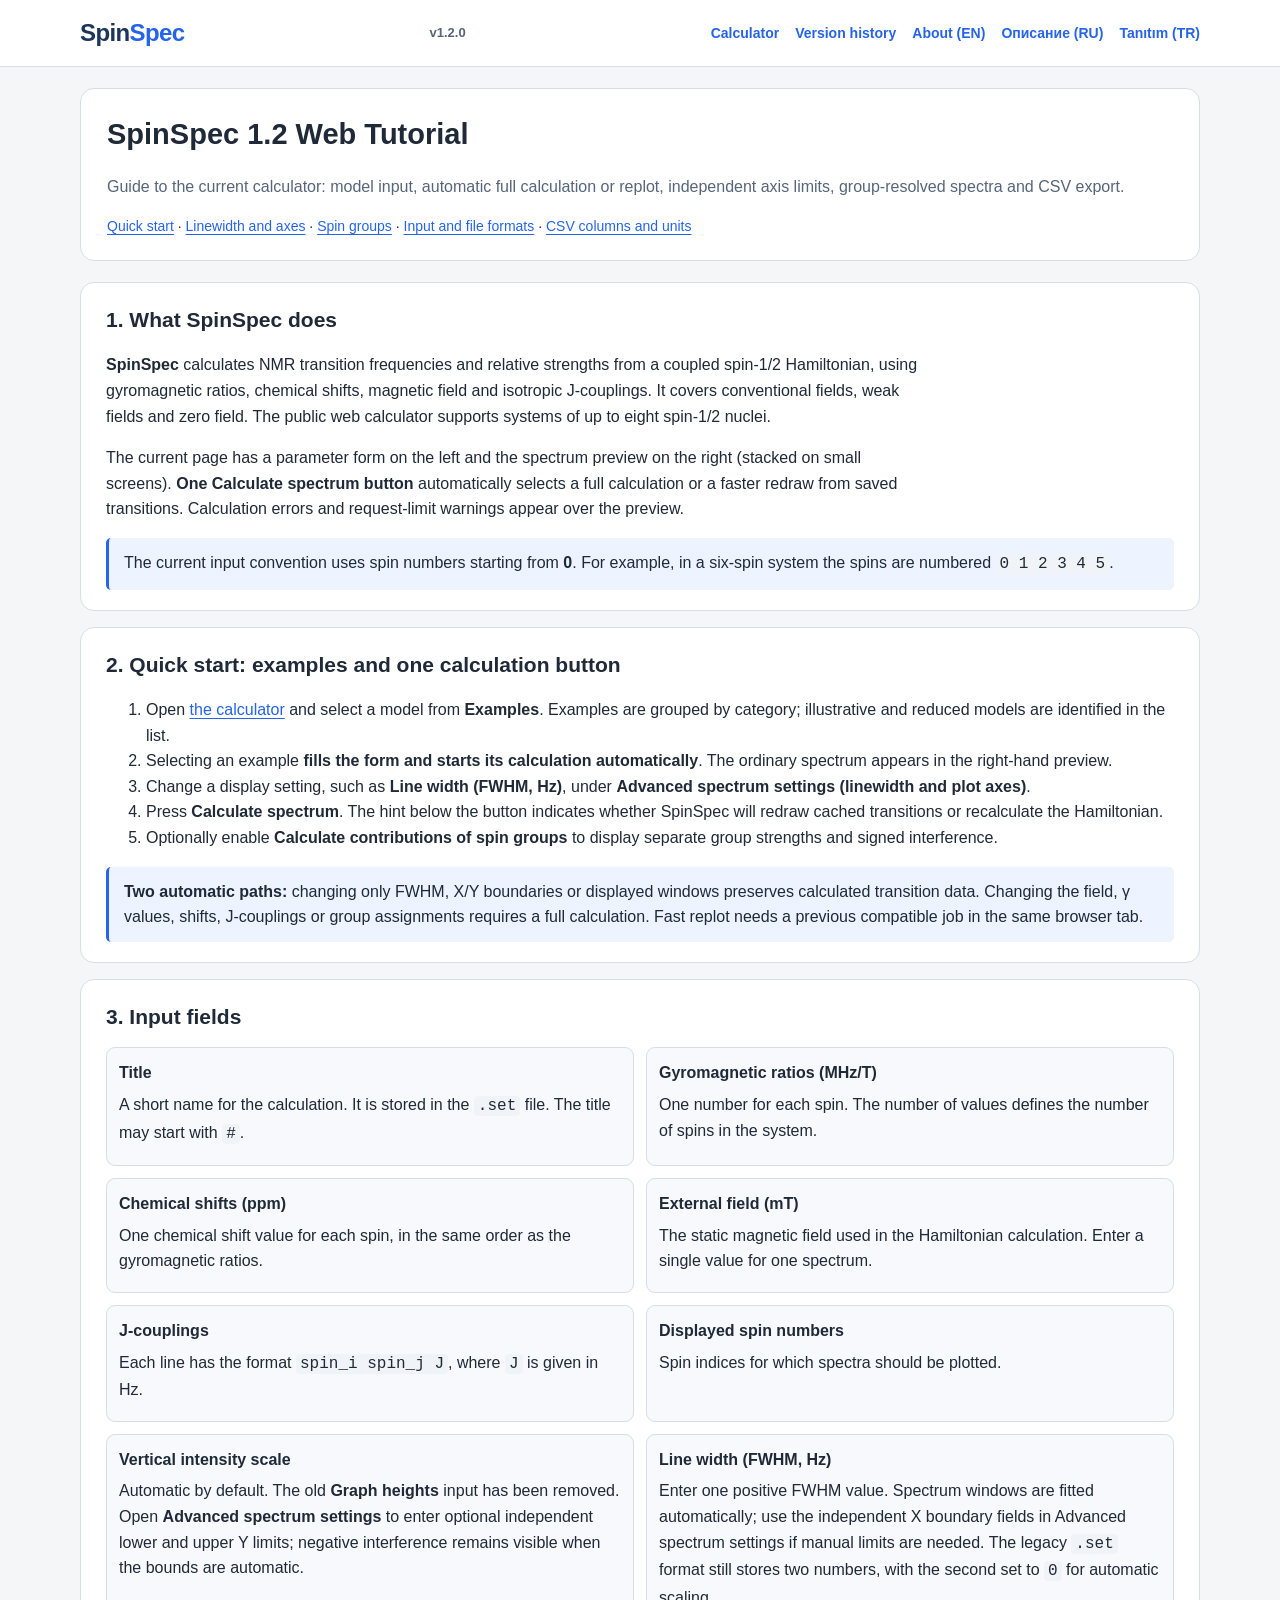
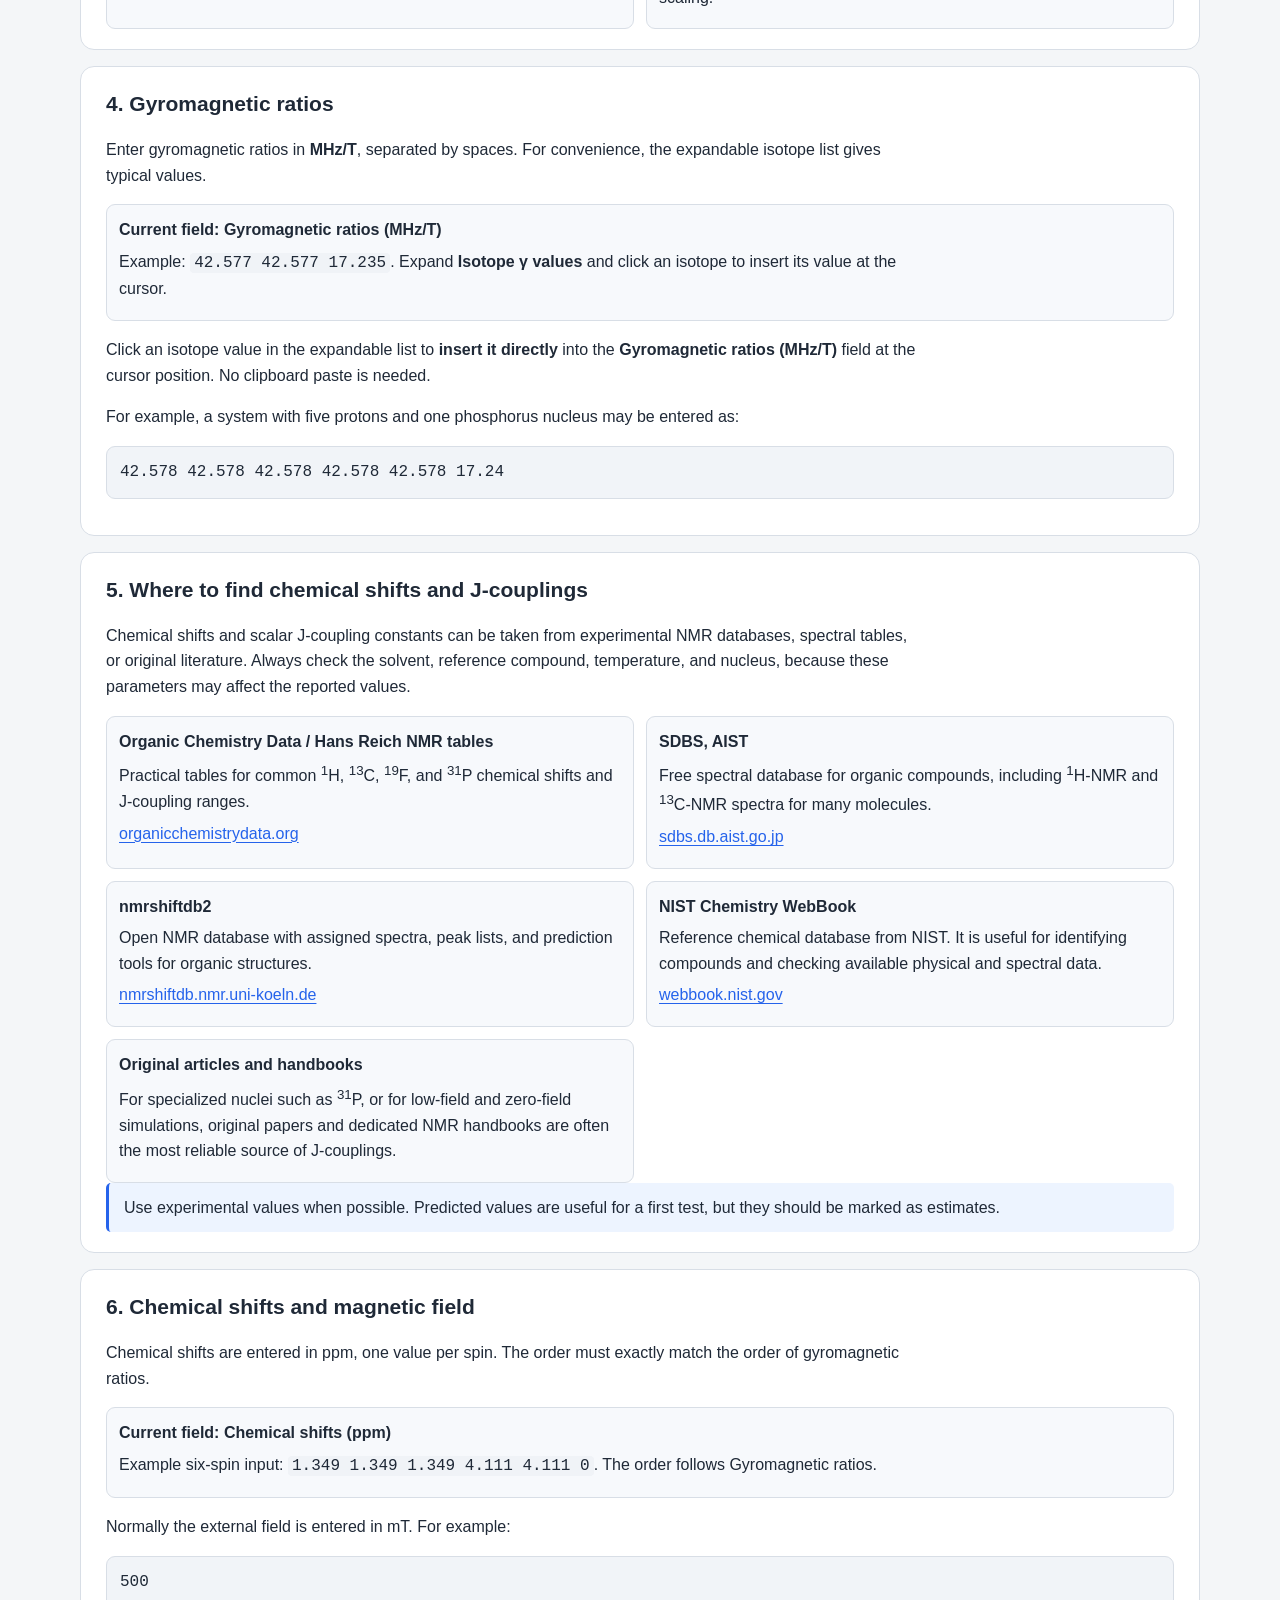
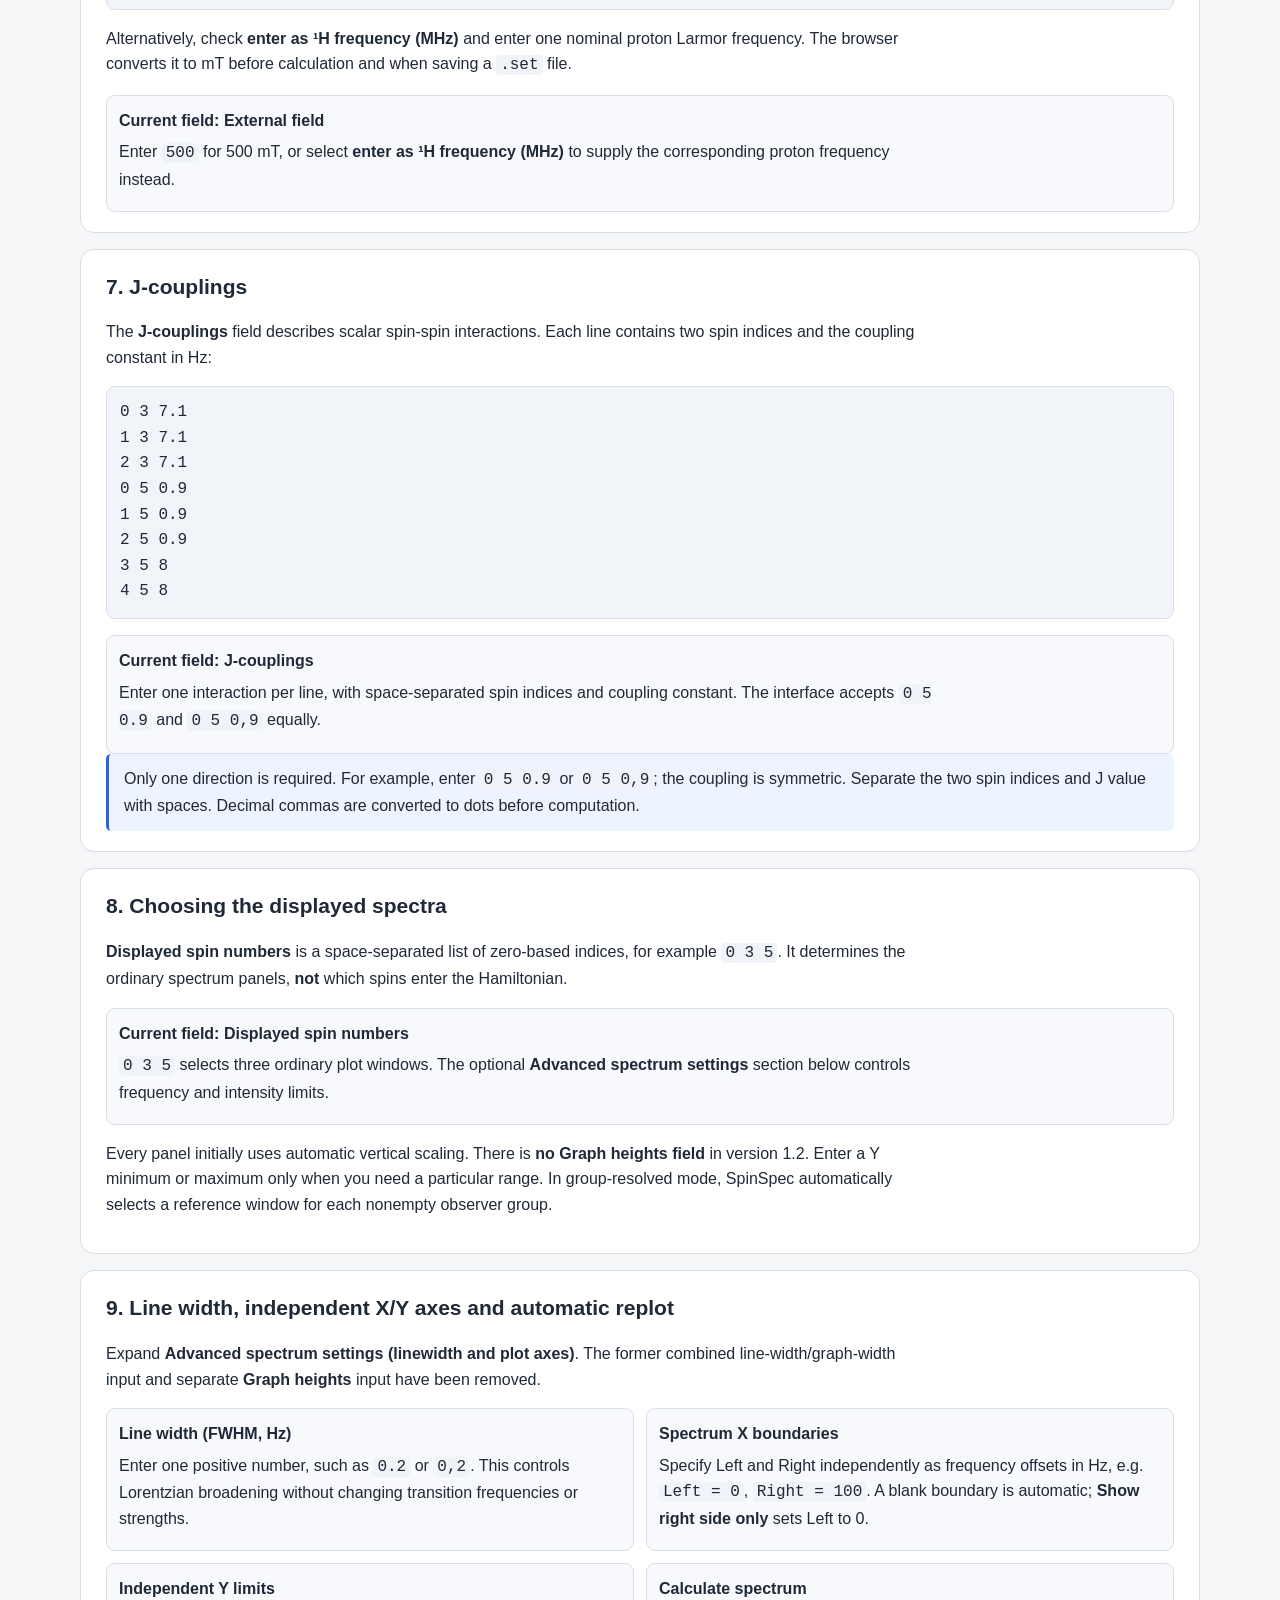
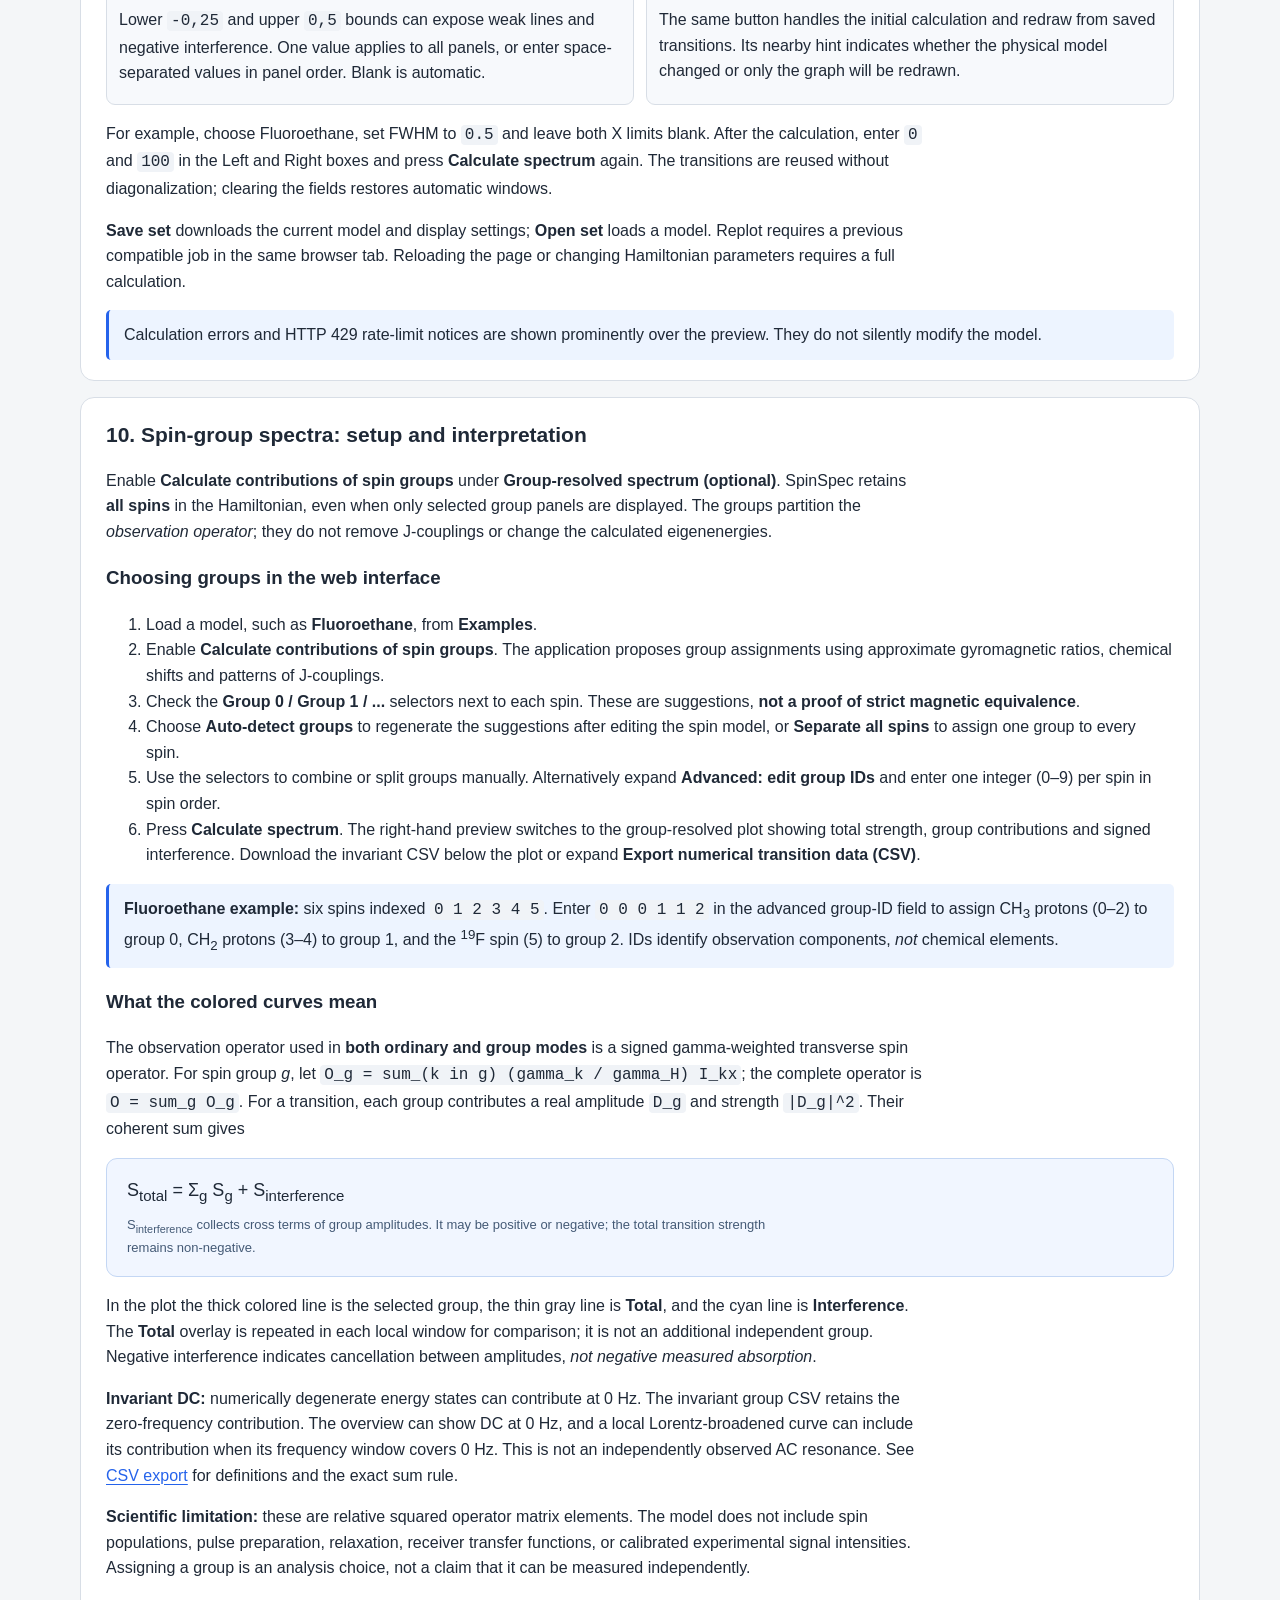
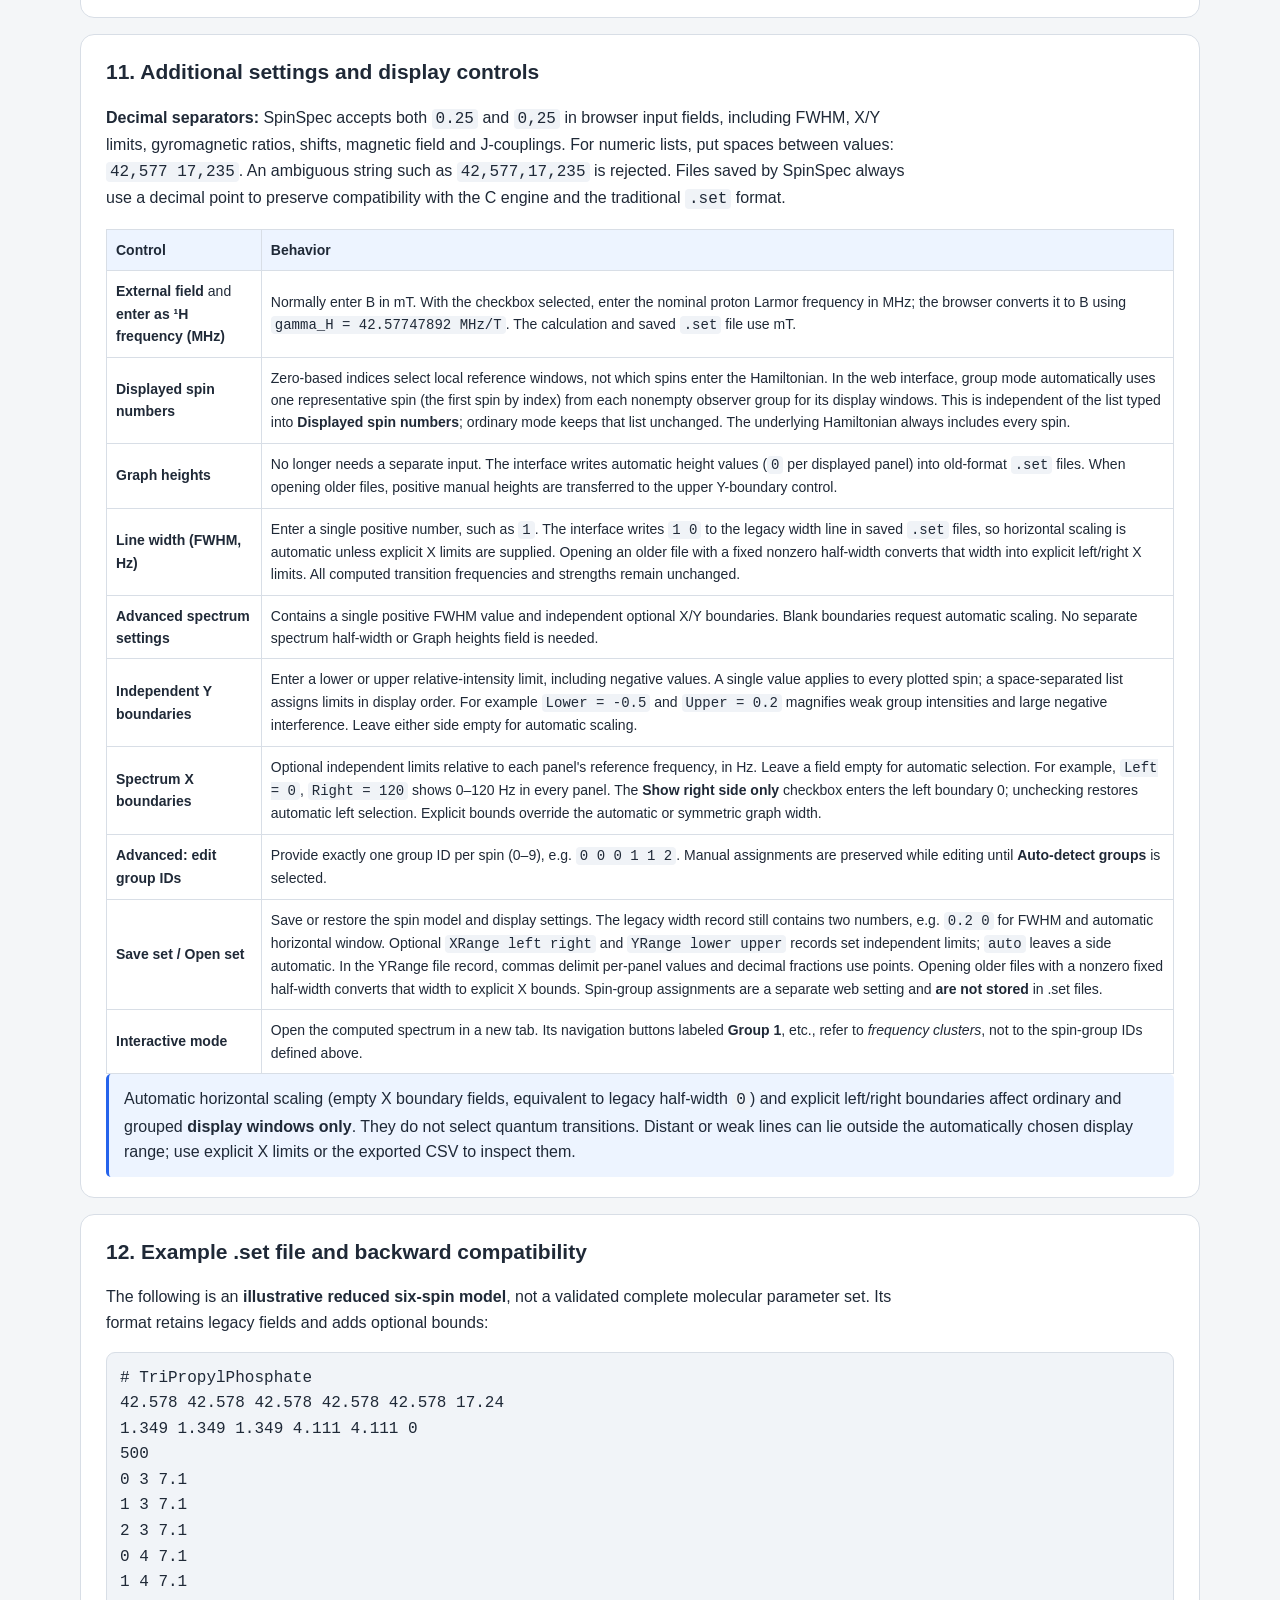
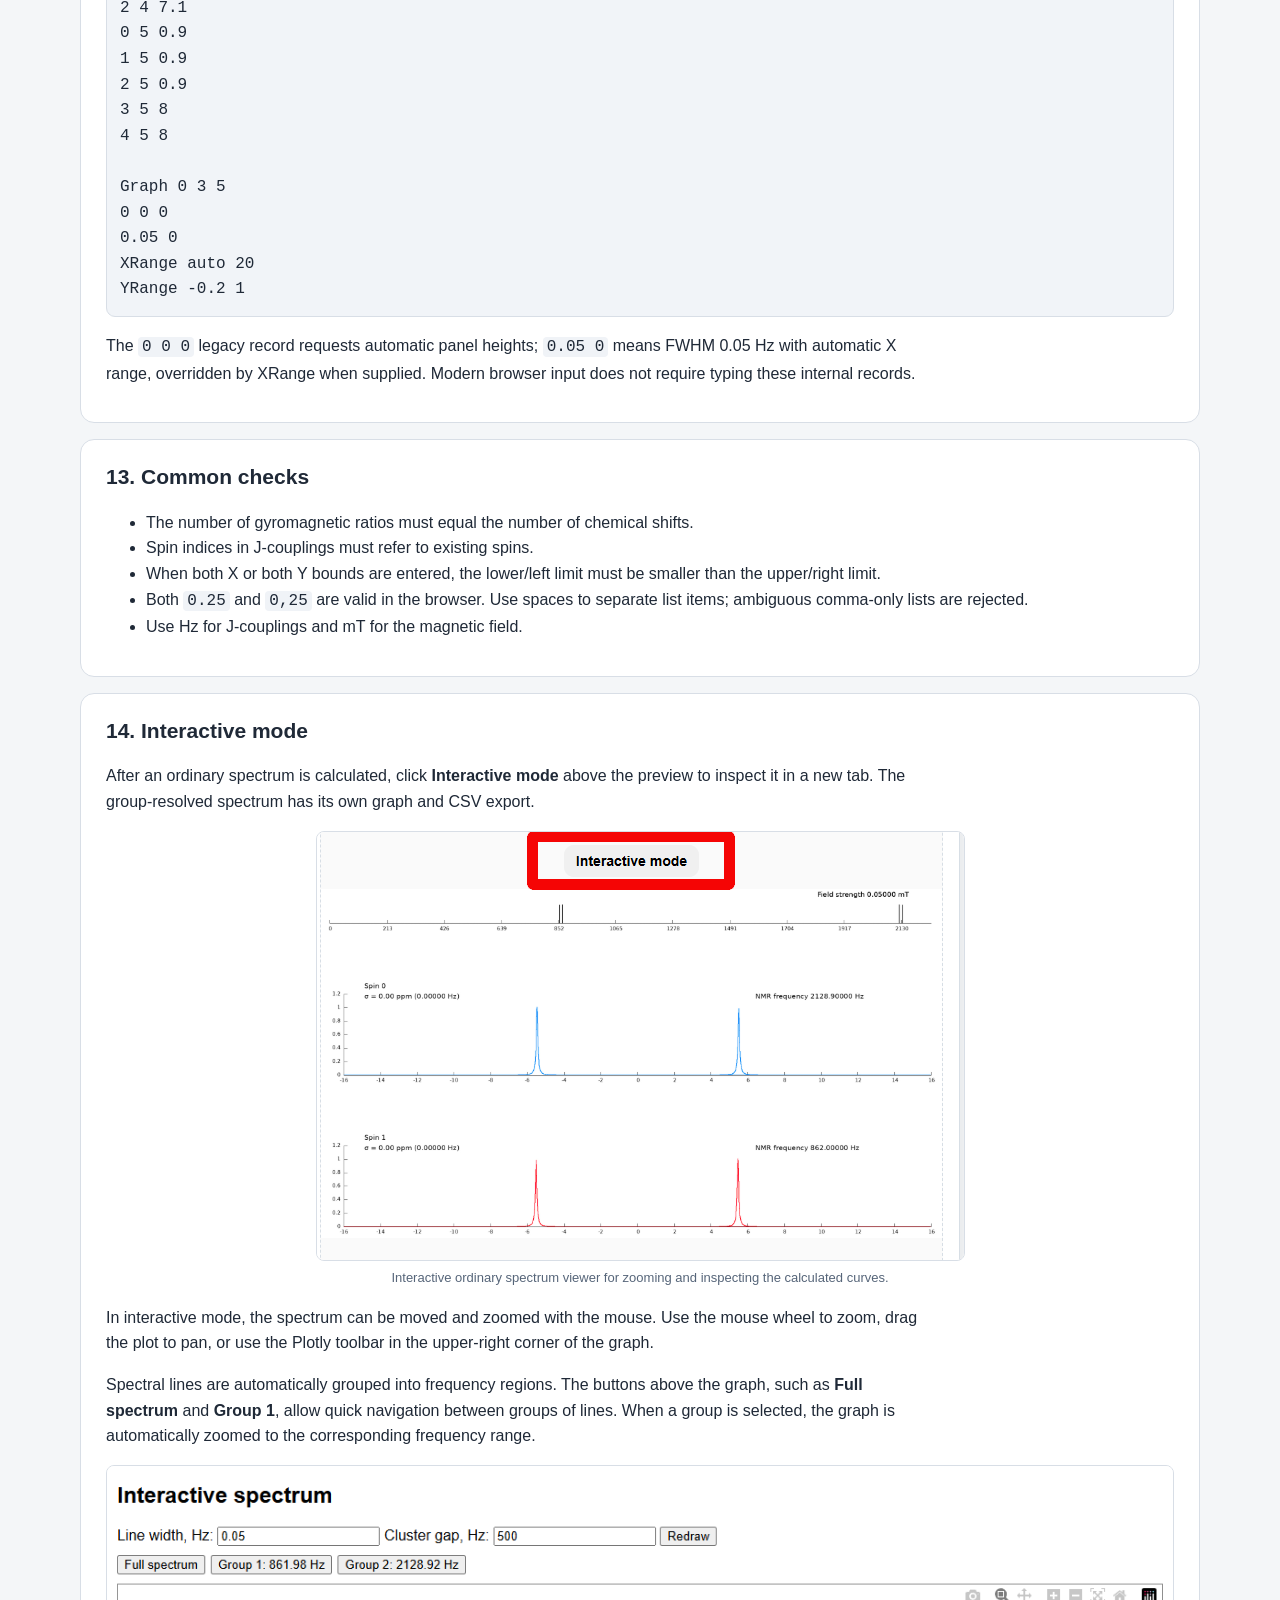
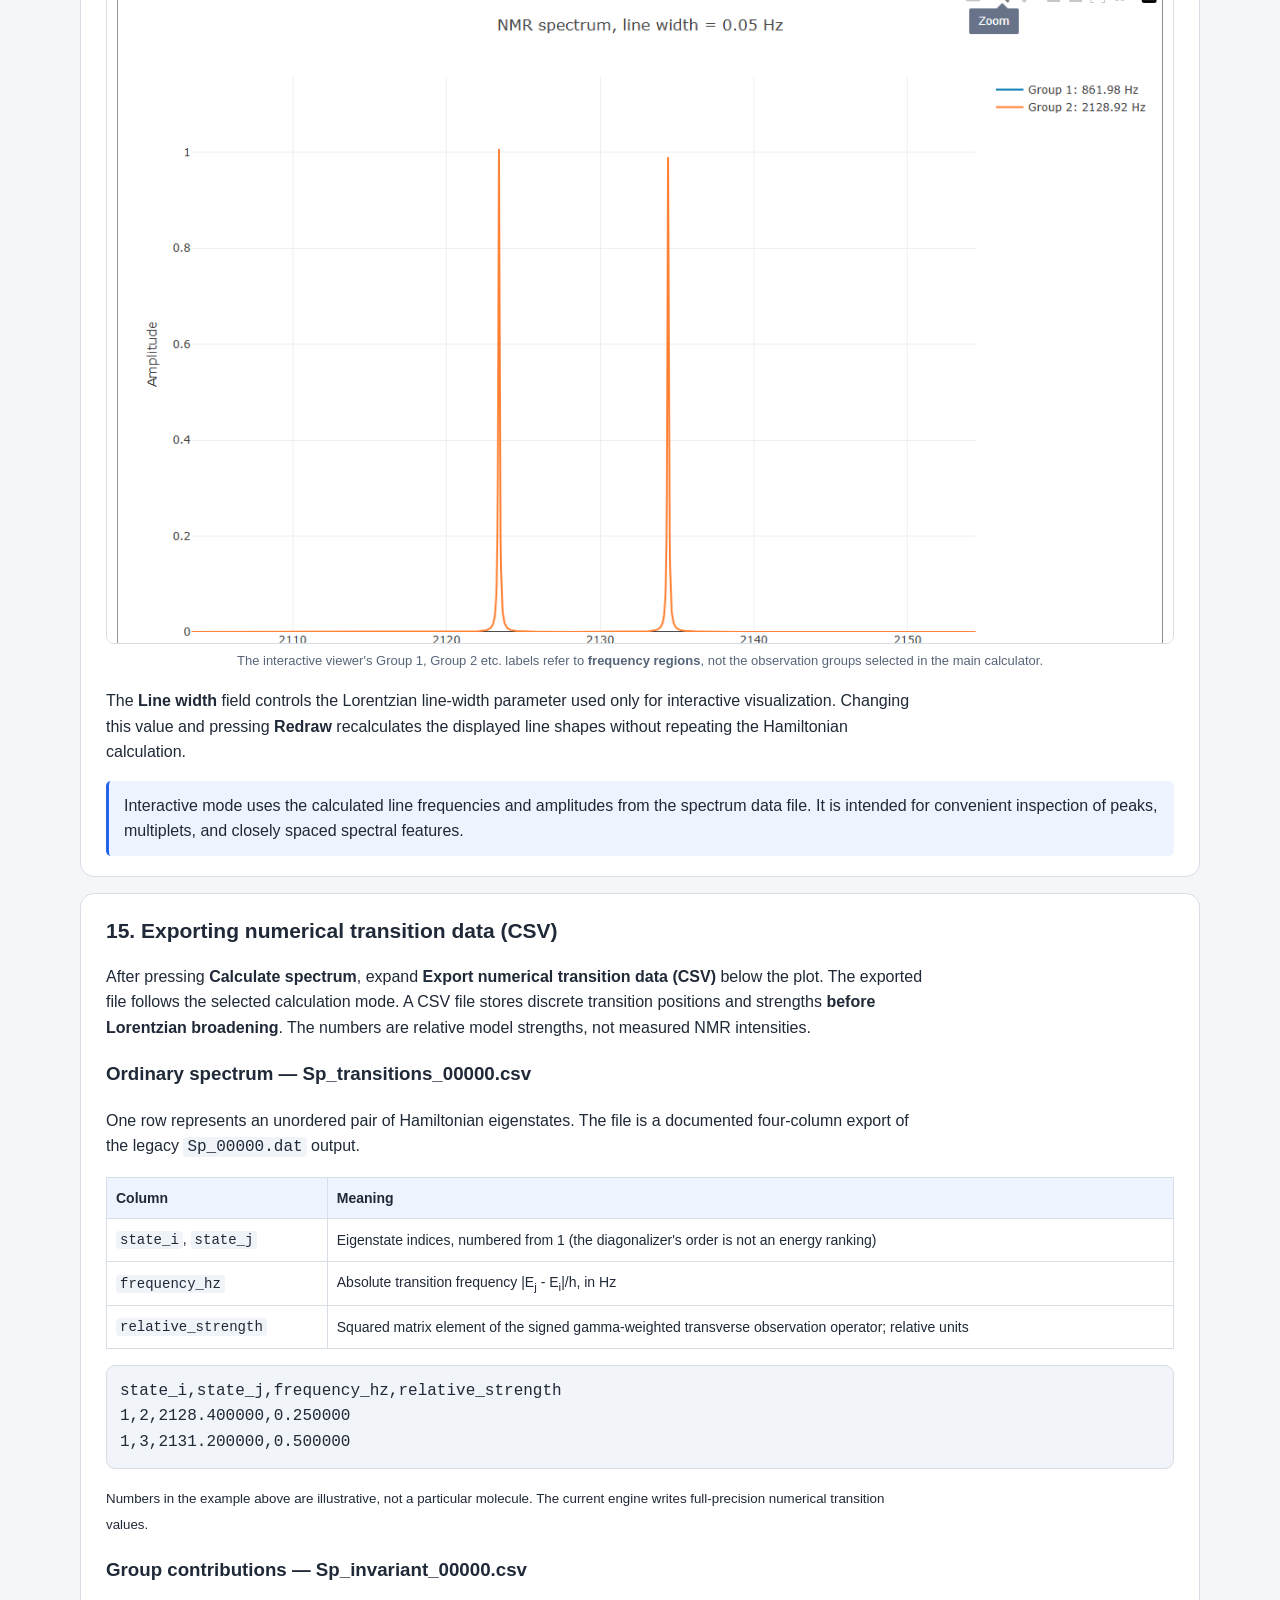
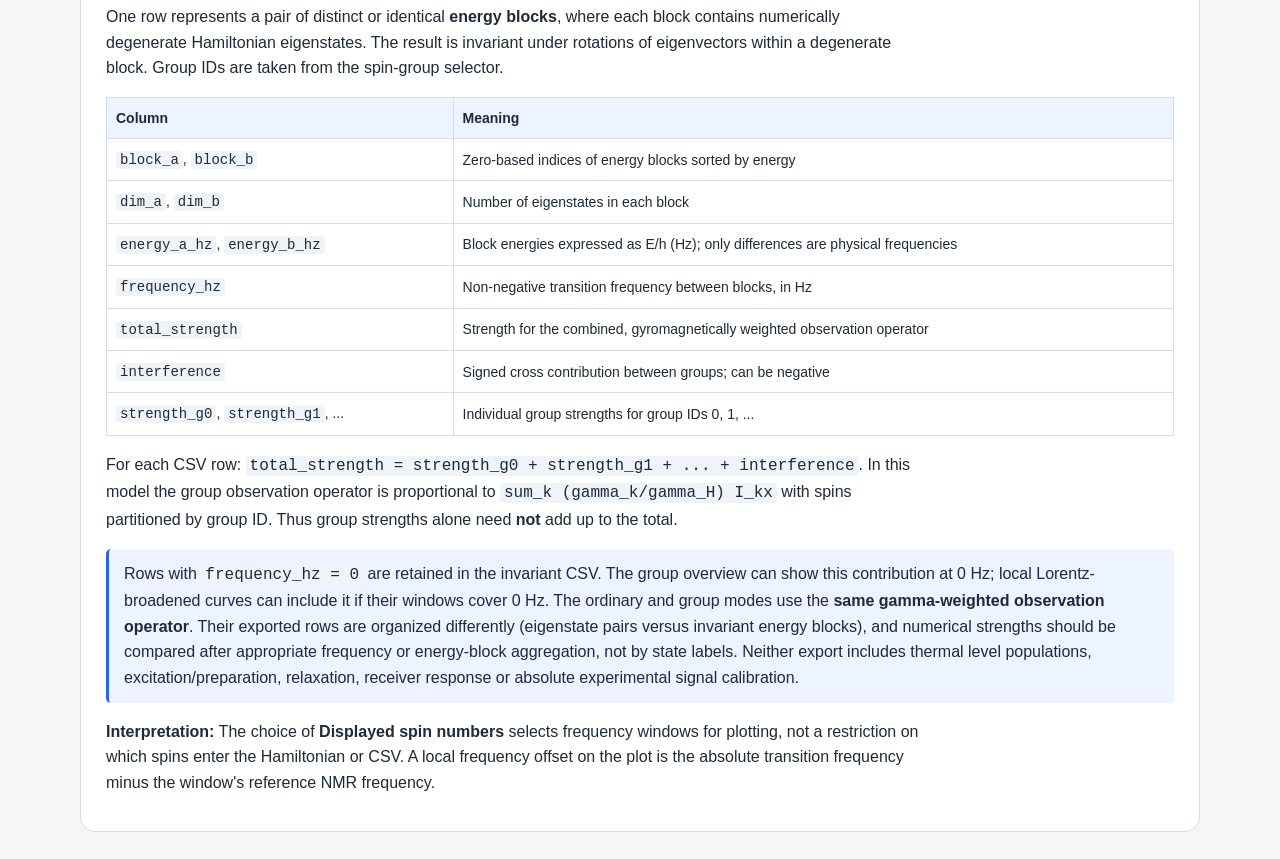
<file: static/tutorial.html>
<!doctype html>
<html lang="en">
<head>
  <link rel="icon" type="image/x-icon" href="/static/favicon.ico">
  <link rel="canonical" href="https://nmrspec.org/tutorial" />
  <meta charset="utf-8">
  <meta name="viewport" content="width=device-width, initial-scale=1">
  <title>SpinSpec 1.2 Web Tutorial — NMR Spectrum Simulator</title>
  <meta name="description" content="SpinSpec 1.2 user guide: automatic NMR calculation and replot, linewidth and independent X/Y limits, spin-group spectra, .set files and CSV exports.">
  <link rel="stylesheet" href="/static/about.css">
</head>
<body>
<!-- SPINSPEC_DOCS_NAV_V11 -->
<header class="sitebar"><div class="site-container sitebar-inner">
<a class="site-logo" href="/">Spin<span>Spec</span></a>
<span style="font-size:13px;font-weight:700;color:#566579">v1.2.0</span>
<nav class="site-nav" aria-label="Site navigation">
<a href="/">Calculator</a><a href="/changes">Version history</a><a href="/about">About (EN)</a><a href="/ru">Описание (RU)</a><a href="/tr">Tanıtım (TR)</a>
</nav></div></header>
<div class="site-container">
<div class="guide-header"><h1>SpinSpec 1.2 Web Tutorial</h1>
<p class="subtitle">Guide to the current calculator: model input, automatic full calculation or replot, independent axis limits, group-resolved spectra and CSV export.</p>
<p style="font-size:14px;margin:12px 0 0"><a href="#quick-start">Quick start</a> · <a href="#display-controls">Linewidth and axes</a> · <a href="#spin-groups">Spin groups</a> · <a href="#additional-settings">Input and file formats</a> · <a href="#data-export">CSV columns and units</a></p></div>
</div>

<main class="site-container guide-content">
  <section>
    <h2>1. What SpinSpec does</h2>
    <p><b>SpinSpec</b> calculates NMR transition frequencies and relative strengths from a coupled spin-1/2 Hamiltonian, using gyromagnetic ratios, chemical shifts, magnetic field and isotropic J-couplings. It covers conventional fields, weak fields and zero field. The public web calculator supports systems of up to eight spin-1/2 nuclei.</p>
    <p>The current page has a parameter form on the left and the spectrum preview on the right (stacked on small screens). <b>One Calculate spectrum button</b> automatically selects a full calculation or a faster redraw from saved transitions. Calculation errors and request-limit warnings appear over the preview.</p>
    <div class="note">
      The current input convention uses spin numbers starting from <b>0</b>. For example, in a six-spin system the spins are numbered <code>0 1 2 3 4 5</code>.
    </div>
  </section>

  <section id="quick-start">
    <h2>2. Quick start: examples and one calculation button</h2>
    <ol>
      <li>Open <a href="/">the calculator</a> and select a model from <b>Examples</b>. Examples are grouped by category; illustrative and reduced models are identified in the list.</li>
      <li>Selecting an example <b>fills the form and starts its calculation automatically</b>. The ordinary spectrum appears in the right-hand preview.</li>
      <li>Change a display setting, such as <b>Line width (FWHM, Hz)</b>, under <b>Advanced spectrum settings (linewidth and plot axes)</b>.</li>
      <li>Press <b>Calculate spectrum</b>. The hint below the button indicates whether SpinSpec will redraw cached transitions or recalculate the Hamiltonian.</li>
      <li>Optionally enable <b>Calculate contributions of spin groups</b> to display separate group strengths and signed interference.</li>
    </ol>
    <div class="note"><b>Two automatic paths:</b> changing only FWHM, X/Y boundaries or displayed windows preserves calculated transition data. Changing the field, γ values, shifts, J-couplings or group assignments requires a full calculation. Fast replot needs a previous compatible job in the same browser tab.</div>
  </section>

  <section>
    <h2>3. Input fields</h2>
    <div class="grid">
      <div class="field">
        <b>Title</b>
        <p>A short name for the calculation. It is stored in the <code>.set</code> file. The title may start with <code>#</code>.</p>
      </div>
      <div class="field">
        <b>Gyromagnetic ratios (MHz/T)</b>
        <p>One number for each spin. The number of values defines the number of spins in the system.</p>
      </div>
      <div class="field">
        <b>Chemical shifts (ppm)</b>
        <p>One chemical shift value for each spin, in the same order as the gyromagnetic ratios.</p>
      </div>
      <div class="field">
        <b>External field (mT)</b>
        <p>The static magnetic field used in the Hamiltonian calculation. Enter a single value for one spectrum.</p>
      </div>
      <div class="field">
        <b>J-couplings</b>
        <p>Each line has the format <code>spin_i spin_j J</code>, where <code>J</code> is given in Hz.</p>
      </div>
      <div class="field">
        <b>Displayed spin numbers</b>
        <p>Spin indices for which spectra should be plotted.</p>
      </div>
      <div class="field">
        <b>Vertical intensity scale</b>
        <p>Automatic by default. The old <b>Graph heights</b> input has been removed. Open <b>Advanced spectrum settings</b> to enter optional independent lower and upper Y limits; negative interference remains visible when the bounds are automatic.</p>
      </div>
      <div class="field">
        <b>Line width (FWHM, Hz)</b>
        <p>Enter one positive FWHM value. Spectrum windows are fitted automatically; use the independent X boundary fields in Advanced spectrum settings if manual limits are needed. The legacy <code>.set</code> format still stores two numbers, with the second set to <code>0</code> for automatic scaling.</p>
      </div>
    </div>
  </section>
  <section>
    <h2>4. Gyromagnetic ratios</h2>
    <p>Enter gyromagnetic ratios in <b>MHz/T</b>, separated by spaces. For convenience, the expandable isotope list gives typical values.</p>
    <div class="field"><b>Current field: Gyromagnetic ratios (MHz/T)</b><p>Example: <code>42.577 42.577 17.235</code>. Expand <b>Isotope γ values</b> and click an isotope to insert its value at the cursor.</p></div>
    <p>Click an isotope value in the expandable list to <b>insert it directly</b> into the <b>Gyromagnetic ratios (MHz/T)</b> field at the cursor position. No clipboard paste is needed.</p>
    <p>For example, a system with five protons and one phosphorus nucleus may be entered as:</p>
    <pre><code>42.578 42.578 42.578 42.578 42.578 17.24</code></pre>
  </section>

  <section>
    <h2>5. Where to find chemical shifts and J-couplings</h2>
    <p>Chemical shifts and scalar J-coupling constants can be taken from experimental NMR databases, spectral tables, or original literature. Always check the solvent, reference compound, temperature, and nucleus, because these parameters may affect the reported values.</p>
    <div class="grid">
      <div class="field">
        <b>Organic Chemistry Data / Hans Reich NMR tables</b>
        <p>Practical tables for common <sup>1</sup>H, <sup>13</sup>C, <sup>19</sup>F, and <sup>31</sup>P chemical shifts and J-coupling ranges.</p>
        <p><a href="https://organicchemistrydata.org/hansreich/resources/nmr/" target="_blank" rel="noopener">organicchemistrydata.org</a></p>
      </div>
      <div class="field">
        <b>SDBS, AIST</b>
        <p>Free spectral database for organic compounds, including <sup>1</sup>H-NMR and <sup>13</sup>C-NMR spectra for many molecules.</p>
        <p><a href="https://sdbs.db.aist.go.jp/" target="_blank" rel="noopener">sdbs.db.aist.go.jp</a></p>
      </div>
      <div class="field">
        <b>nmrshiftdb2</b>
        <p>Open NMR database with assigned spectra, peak lists, and prediction tools for organic structures.</p>
        <p><a href="https://nmrshiftdb.nmr.uni-koeln.de/" target="_blank" rel="noopener">nmrshiftdb.nmr.uni-koeln.de</a></p>
      </div>
      <div class="field">
        <b>NIST Chemistry WebBook</b>
        <p>Reference chemical database from NIST. It is useful for identifying compounds and checking available physical and spectral data.</p>
        <p><a href="https://webbook.nist.gov/chemistry/" target="_blank" rel="noopener">webbook.nist.gov</a></p>
      </div>
      <div class="field">
        <b>Original articles and handbooks</b>
        <p>For specialized nuclei such as <sup>31</sup>P, or for low-field and zero-field simulations, original papers and dedicated NMR handbooks are often the most reliable source of J-couplings.</p>
      </div>
    </div>
    <div class="note">
      Use experimental values when possible. Predicted values are useful for a first test, but they should be marked as estimates.
    </div>
  </section>

  <section>
    <h2>6. Chemical shifts and magnetic field</h2>
    <p>Chemical shifts are entered in ppm, one value per spin. The order must exactly match the order of gyromagnetic ratios.</p>
    <div class="field"><b>Current field: Chemical shifts (ppm)</b><p>Example six-spin input: <code>1.349 1.349 1.349 4.111 4.111 0</code>. The order follows Gyromagnetic ratios.</p></div>
    <p>Normally the external field is entered in mT. For example:</p>
    <pre><code>500</code></pre>
    <p>Alternatively, check <b>enter as ¹H frequency (MHz)</b> and enter one nominal proton Larmor frequency. The browser converts it to mT before calculation and when saving a <code>.set</code> file.</p>
    <div class="field"><b>Current field: External field</b><p>Enter <code>500</code> for 500 mT, or select <b>enter as ¹H frequency (MHz)</b> to supply the corresponding proton frequency instead.</p></div>
  </section>

  <section>
    <h2>7. J-couplings</h2>
    <p>The <b>J-couplings</b> field describes scalar spin-spin interactions. Each line contains two spin indices and the coupling constant in Hz:</p>
    <pre><code>0 3 7.1
1 3 7.1
2 3 7.1
0 5 0.9
1 5 0.9
2 5 0.9
3 5 8
4 5 8</code></pre>
    <div class="field"><b>Current field: J-couplings</b><p>Enter one interaction per line, with space-separated spin indices and coupling constant. The interface accepts <code>0 5 0.9</code> and <code>0 5 0,9</code> equally.</p></div>
    <div class="note">Only one direction is required. For example, enter <code>0 5 0.9</code> or <code>0 5 0,9</code>; the coupling is symmetric. Separate the two spin indices and J value with spaces. Decimal commas are converted to dots before computation.</div>
  </section>

  <section>
    <h2>8. Choosing the displayed spectra</h2>
    <p><b>Displayed spin numbers</b> is a space-separated list of zero-based indices, for example <code>0 3 5</code>. It determines the ordinary spectrum panels, <b>not</b> which spins enter the Hamiltonian.</p>
    <div class="field"><b>Current field: Displayed spin numbers</b><p><code>0 3 5</code> selects three ordinary plot windows. The optional <b>Advanced spectrum settings</b> section below controls frequency and intensity limits.</p></div>
    <p>Every panel initially uses automatic vertical scaling. There is <b>no Graph heights field</b> in version 1.2. Enter a Y minimum or maximum only when you need a particular range. In group-resolved mode, SpinSpec automatically selects a reference window for each nonempty observer group.</p>
  </section>

  <section id="display-controls">
    <h2>9. Line width, independent X/Y axes and automatic replot</h2>
    <p>Expand <b>Advanced spectrum settings (linewidth and plot axes)</b>. The former combined line-width/graph-width input and separate <b>Graph heights</b> input have been removed.</p>
    <div class="grid" aria-label="Current advanced display controls">
      <div class="field"><b>Line width (FWHM, Hz)</b><p>Enter one positive number, such as <code>0.2</code> or <code>0,2</code>. This controls Lorentzian broadening without changing transition frequencies or strengths.</p></div>
      <div class="field"><b>Spectrum X boundaries</b><p>Specify Left and Right independently as frequency offsets in Hz, e.g. <code>Left = 0</code>, <code>Right = 100</code>. A blank boundary is automatic; <b>Show right side only</b> sets Left to 0.</p></div>
      <div class="field"><b>Independent Y limits</b><p>Lower <code>-0,25</code> and upper <code>0,5</code> bounds can expose weak lines and negative interference. One value applies to all panels, or enter space-separated values in panel order. Blank is automatic.</p></div>
      <div class="field"><b>Calculate spectrum</b><p>The same button handles the initial calculation and redraw from saved transitions. Its nearby hint indicates whether the physical model changed or only the graph will be redrawn.</p></div>
    </div>
    <p>For example, choose Fluoroethane, set FWHM to <code>0.5</code> and leave both X limits blank. After the calculation, enter <code>0</code> and <code>100</code> in the Left and Right boxes and press <b>Calculate spectrum</b> again. The transitions are reused without diagonalization; clearing the fields restores automatic windows.</p>
    <p><b>Save set</b> downloads the current model and display settings; <b>Open set</b> loads a model. Replot requires a previous compatible job in the same browser tab. Reloading the page or changing Hamiltonian parameters requires a full calculation.</p>
    <div class="note">Calculation errors and HTTP 429 rate-limit notices are shown prominently over the preview. They do not silently modify the model.</div>
  </section>

  <!-- SPINSPEC_GROUP_MODE_GUIDE_V12 -->
  <section id="spin-groups">
    <h2>10. Spin-group spectra: setup and interpretation</h2>
    <p>Enable <b>Calculate contributions of spin groups</b> under <b>Group-resolved spectrum (optional)</b>. SpinSpec retains <b>all spins</b> in the Hamiltonian, even when only selected group panels are displayed. The groups partition the <em>observation operator</em>; they do not remove J-couplings or change the calculated eigenenergies.</p>

    <h3>Choosing groups in the web interface</h3>
    <ol>
      <li>Load a model, such as <b>Fluoroethane</b>, from <b>Examples</b>.</li>
      <li>Enable <b>Calculate contributions of spin groups</b>. The application proposes group assignments using approximate gyromagnetic ratios, chemical shifts and patterns of J-couplings.</li>
      <li>Check the <b>Group 0 / Group 1 / ...</b> selectors next to each spin. These are suggestions, <b>not a proof of strict magnetic equivalence</b>.</li>
      <li>Choose <b>Auto-detect groups</b> to regenerate the suggestions after editing the spin model, or <b>Separate all spins</b> to assign one group to every spin.</li>
      <li>Use the selectors to combine or split groups manually. Alternatively expand <b>Advanced: edit group IDs</b> and enter one integer (0–9) per spin in spin order.</li>
      <li>Press <b>Calculate spectrum</b>. The right-hand preview switches to the group-resolved plot showing total strength, group contributions and signed interference. Download the invariant CSV below the plot or expand <b>Export numerical transition data (CSV)</b>.</li>
    </ol>
    <div class="note">
      <b>Fluoroethane example:</b> six spins indexed <code>0 1 2 3 4 5</code>.
      Enter <code>0 0 0 1 1 2</code> in the advanced group-ID field to assign CH<sub>3</sub> protons (0–2) to group 0, CH<sub>2</sub> protons (3–4) to group 1, and the <sup>19</sup>F spin (5) to group 2. IDs identify observation components, <em>not</em> chemical elements.
    </div>

    <h3>What the colored curves mean</h3>
    <p>The observation operator used in <b>both ordinary and group modes</b> is a signed gamma-weighted transverse spin operator. For spin group <em>g</em>, let
    <code>O_g = sum_(k in g) (gamma_k / gamma_H) I_kx</code>; the complete operator is <code>O = sum_g O_g</code>. For a transition, each group contributes a real amplitude <code>D_g</code> and strength <code>|D_g|^2</code>. Their coherent sum gives</p>
    <div class="formula-box">
      S<sub>total</sub> = &Sigma;<sub>g</sub> S<sub>g</sub> + S<sub>interference</sub>
      <p>S<sub>interference</sub> collects cross terms of group amplitudes. It may be positive or negative; the total transition strength remains non-negative.</p>
    </div>
    <p>In the plot the thick colored line is the selected group, the thin gray line is <b>Total</b>, and the cyan line is <b>Interference</b>. The <b>Total</b> overlay is repeated in each local window for comparison; it is not an additional independent group. Negative interference indicates cancellation between amplitudes, <em>not negative measured absorption</em>.</p>
    <p><b>Invariant DC:</b> numerically degenerate energy states can contribute at 0 Hz. The invariant group CSV retains the zero-frequency contribution. The overview can show DC at 0 Hz, and a local Lorentz-broadened curve can include its contribution when its frequency window covers 0 Hz. This is not an independently observed AC resonance. See <a href="#data-export">CSV export</a> for definitions and the exact sum rule.</p>
    <p><b>Scientific limitation:</b> these are relative squared operator matrix elements. The model does not include spin populations, pulse preparation, relaxation, receiver transfer functions, or calibrated experimental signal intensities. Assigning a group is an analysis choice, not a claim that it can be measured independently.</p>
  </section>

  <section id="additional-settings">
    <h2>11. Additional settings and display controls</h2>
    <p><b>Decimal separators:</b> SpinSpec accepts both <code>0.25</code> and
    <code>0,25</code> in browser input fields, including FWHM, X/Y limits,
    gyromagnetic ratios, shifts, magnetic field and J-couplings.
    For numeric lists, put spaces between values: <code>42,577 17,235</code>.
    An ambiguous string such as <code>42,577,17,235</code> is rejected.
    Files saved by SpinSpec always use a decimal point to preserve compatibility
    with the C engine and the traditional <code>.set</code> format.</p>
    <table>
      <thead><tr><th>Control</th><th>Behavior</th></tr></thead>
      <tbody>
        <tr><td><b>External field</b> and <b>enter as ¹H frequency (MHz)</b></td><td>Normally enter B in mT. With the checkbox selected, enter the nominal proton Larmor frequency in MHz; the browser converts it to B using <code>gamma_H = 42.57747892 MHz/T</code>. The calculation and saved <code>.set</code> file use mT.</td></tr>
        <tr><td><b>Displayed spin numbers</b></td><td>Zero-based indices select local reference windows, not which spins enter the Hamiltonian. In the web interface, group mode automatically uses one representative spin (the first spin by index) from each nonempty observer group for its display windows. This is independent of the list typed into <b>Displayed spin numbers</b>; ordinary mode keeps that list unchanged. The underlying Hamiltonian always includes every spin.</td></tr>
        <tr><td><b>Graph heights</b></td><td>No longer needs a separate input. The interface writes automatic height values (<code>0</code> per displayed panel) into old-format <code>.set</code> files. When opening older files, positive manual heights are transferred to the upper Y-boundary control.</td></tr>
        <tr><td><b>Line width (FWHM, Hz)</b></td><td>Enter a single positive number, such as <code>1</code>. The interface writes <code>1 0</code> to the legacy width line in saved <code>.set</code> files, so horizontal scaling is automatic unless explicit X limits are supplied. Opening an older file with a fixed nonzero half-width converts that width into explicit left/right X limits. All computed transition frequencies and strengths remain unchanged.</td></tr>
        <tr><td><b>Advanced spectrum settings</b></td><td>Contains a single positive FWHM value and independent optional X/Y boundaries. Blank boundaries request automatic scaling. No separate spectrum half-width or Graph heights field is needed.</td></tr>
        <tr><td><b>Independent Y boundaries</b></td><td>Enter a lower or upper relative-intensity limit, including negative values. A single value applies to every plotted spin; a space-separated list assigns limits in display order. For example <code>Lower = -0.5</code> and <code>Upper = 0.2</code> magnifies weak group intensities and large negative interference. Leave either side empty for automatic scaling.</td></tr>
        <tr><td><b>Spectrum X boundaries</b></td><td>Optional independent limits relative to each panel's reference frequency, in Hz. Leave a field empty for automatic selection. For example, <code>Left = 0</code>, <code>Right = 120</code> shows 0–120 Hz in every panel. The <b>Show right side only</b> checkbox enters the left boundary 0; unchecking restores automatic left selection. Explicit bounds override the automatic or symmetric graph width.</td></tr>
        <tr><td><b>Advanced: edit group IDs</b></td><td>Provide exactly one group ID per spin (0–9), e.g. <code>0 0 0 1 1 2</code>. Manual assignments are preserved while editing until <b>Auto-detect groups</b> is selected.</td></tr>
        <tr><td><b>Save set / Open set</b></td><td>Save or restore the spin model and display settings. The legacy width record still contains two numbers, e.g. <code>0.2 0</code> for FWHM and automatic horizontal window. Optional <code>XRange left right</code> and <code>YRange lower upper</code> records set independent limits; <code>auto</code> leaves a side automatic. In the YRange file record, commas delimit per-panel values and decimal fractions use points. Opening older files with a nonzero fixed half-width converts that width to explicit X bounds. Spin-group assignments are a separate web setting and <b>are not stored</b> in .set files.</td></tr>
        <tr><td><b>Interactive mode</b></td><td>Open the computed spectrum in a new tab. Its navigation buttons labeled <b>Group 1</b>, etc., refer to <em>frequency clusters</em>, not to the spin-group IDs defined above.</td></tr>
      </tbody>
    </table>
    <div class="note">
      Automatic horizontal scaling (empty X boundary fields, equivalent to legacy half-width <code>0</code>) and explicit left/right boundaries affect ordinary and grouped <b>display windows only</b>. They do not select quantum transitions. Distant or weak lines can lie outside the automatically chosen display range; use explicit X limits or the exported CSV to inspect them.
    </div>
  </section>

  <section>
    <h2>12. Example .set file and backward compatibility</h2>
    <p>The following is an <b>illustrative reduced six-spin model</b>, not a validated complete molecular parameter set. Its format retains legacy fields and adds optional bounds:</p>
    <pre><code># TriPropylPhosphate
42.578 42.578 42.578 42.578 42.578 17.24
1.349 1.349 1.349 4.111 4.111 0
500
0 3 7.1
1 3 7.1
2 3 7.1
0 4 7.1
1 4 7.1
2 4 7.1
0 5 0.9
1 5 0.9
2 5 0.9
3 5 8
4 5 8

Graph 0 3 5
0 0 0
0.05 0
XRange auto 20
YRange -0.2 1</code></pre>
    <p>The <code>0 0 0</code> legacy record requests automatic panel heights; <code>0.05 0</code> means FWHM 0.05 Hz with automatic X range, overridden by XRange when supplied. Modern browser input does not require typing these internal records.</p>
  </section>

  <section>
    <h2>13. Common checks</h2>
    <ul>
      <li>The number of gyromagnetic ratios must equal the number of chemical shifts.</li>
      <li>Spin indices in J-couplings must refer to existing spins.</li>
      <li>When both X or both Y bounds are entered, the lower/left limit must be smaller than the upper/right limit.</li>
      <li>Both <code>0.25</code> and <code>0,25</code> are valid in the browser. Use spaces to separate list items; ambiguous comma-only lists are rejected.</li>
      <li>Use Hz for J-couplings and mT for the magnetic field.</li>
    </ul>
  </section>

  <section>
  <h2>14. Interactive mode</h2>

  <p>
    After an ordinary spectrum is calculated, click <b>Interactive mode</b> above the preview to inspect it in a new tab. The group-resolved spectrum has its own graph and CSV export.
  </p>
  <figure>
      <img src="/static/1_10.png" alt="Interactive mode">
      <figcaption>Interactive ordinary spectrum viewer for zooming and inspecting the calculated curves.</figcaption>
  </figure>

  <p>
    In interactive mode, the spectrum can be moved and zoomed with the mouse. Use the mouse wheel
    to zoom, drag the plot to pan, or use the Plotly toolbar in the upper-right corner of the graph.
  </p>

  <p>
    Spectral lines are automatically grouped into frequency regions. The buttons above the graph,
    such as <b>Full spectrum</b> and <b>Group 1</b>, allow quick navigation between groups of lines.
    When a group is selected, the graph is automatically zoomed to the corresponding frequency range.
  </p>
  <figure>
      <img src="/static/1_11.png" alt="Interactive mode">
      <figcaption>The interactive viewer's Group 1, Group 2 etc. labels refer to <b>frequency regions</b>, not the observation groups selected in the main calculator.</figcaption>
  </figure>

  <p>
    The <b>Line width</b> field controls the Lorentzian line-width parameter used only for interactive
    visualization. Changing this value and pressing <b>Redraw</b> recalculates the displayed line shapes
    without repeating the Hamiltonian calculation.
  </p>

  <div class="note">
    Interactive mode uses the calculated line frequencies and amplitudes from the spectrum data file.
    It is intended for convenient inspection of peaks, multiplets, and closely spaced spectral features.
  </div>
</section>
  <!-- SPINSPEC_CSV_EXPORT_V1 -->
  <section id="data-export">
    <h2>15. Exporting numerical transition data (CSV)</h2>
    <p>After pressing <b>Calculate spectrum</b>, expand <b>Export numerical transition data (CSV)</b>
       below the plot. The exported file follows the selected calculation mode.
       A CSV file stores discrete transition positions and strengths <b>before Lorentzian broadening</b>.
       The numbers are relative model strengths, not measured NMR intensities.</p>

    <h3>Ordinary spectrum — Sp_transitions_00000.csv</h3>
    <p>One row represents an unordered pair of Hamiltonian eigenstates. The file is a documented
       four-column export of the legacy <code>Sp_00000.dat</code> output.</p>
    <table>
      <thead><tr><th>Column</th><th>Meaning</th></tr></thead>
      <tbody>
        <tr><td><code>state_i</code>, <code>state_j</code></td><td>Eigenstate indices, numbered from 1 (the diagonalizer's order is not an energy ranking)</td></tr>
        <tr><td><code>frequency_hz</code></td><td>Absolute transition frequency |E<sub>j</sub> - E<sub>i</sub>|/h, in Hz</td></tr>
        <tr><td><code>relative_strength</code></td><td>Squared matrix element of the signed gamma-weighted transverse observation operator; relative units</td></tr>
      </tbody>
    </table>
    <pre><code>state_i,state_j,frequency_hz,relative_strength
1,2,2128.400000,0.250000
1,3,2131.200000,0.500000</code></pre>
    <p><small>Numbers in the example above are illustrative, not a particular molecule.
      The current engine writes full-precision numerical transition values.</small></p>

    <h3>Group contributions — Sp_invariant_00000.csv</h3>
    <p>One row represents a pair of distinct or identical <b>energy blocks</b>, where each block contains
       numerically degenerate Hamiltonian eigenstates. The result is invariant under rotations of
       eigenvectors within a degenerate block. Group IDs are taken from the spin-group selector.</p>
    <table>
      <thead><tr><th>Column</th><th>Meaning</th></tr></thead>
      <tbody>
        <tr><td><code>block_a</code>, <code>block_b</code></td><td>Zero-based indices of energy blocks sorted by energy</td></tr>
        <tr><td><code>dim_a</code>, <code>dim_b</code></td><td>Number of eigenstates in each block</td></tr>
        <tr><td><code>energy_a_hz</code>, <code>energy_b_hz</code></td><td>Block energies expressed as E/h (Hz); only differences are physical frequencies</td></tr>
        <tr><td><code>frequency_hz</code></td><td>Non-negative transition frequency between blocks, in Hz</td></tr>
        <tr><td><code>total_strength</code></td><td>Strength for the combined, gyromagnetically weighted observation operator</td></tr>
        <tr><td><code>interference</code></td><td>Signed cross contribution between groups; can be negative</td></tr>
        <tr><td><code>strength_g0</code>, <code>strength_g1</code>, ...</td><td>Individual group strengths for group IDs 0, 1, ...</td></tr>
      </tbody>
    </table>
    <p>For each CSV row: <code>total_strength = strength_g0 + strength_g1 + ... + interference</code>.
       In this model the group observation operator is proportional to
       <code>sum_k (gamma_k/gamma_H) I_kx</code> with spins partitioned by group ID.
       Thus group strengths alone need <b>not</b> add up to the total.</p>
    <div class="note">
      Rows with <code>frequency_hz = 0</code> are retained in the invariant CSV. The group overview can show this contribution at 0 Hz; local Lorentz-broadened curves can include it if their windows cover 0 Hz. The ordinary and group modes
      use the <b>same gamma-weighted observation operator</b>. Their exported rows are organized
      differently (eigenstate pairs versus invariant energy blocks), and numerical strengths should
      be compared after appropriate frequency or energy-block aggregation, not by state labels.
      Neither export includes thermal level populations, excitation/preparation, relaxation,
      receiver response or absolute experimental signal calibration.
    </div>
    <p><b>Interpretation:</b> The choice of <b>Displayed spin numbers</b> selects frequency windows
       for plotting, not a restriction on which spins enter the Hamiltonian or CSV.
       A local frequency offset on the plot is the absolute transition frequency minus the
       window's reference NMR frequency.</p>
  </section>
</main>

<footer class="site-footer"><div class="site-container">
  SpinSpec tutorial page. Prepared for the web version of the Hamiltonian-based NMR spectrum modeling interface.
</div></footer>
</body>
</html>
</file>
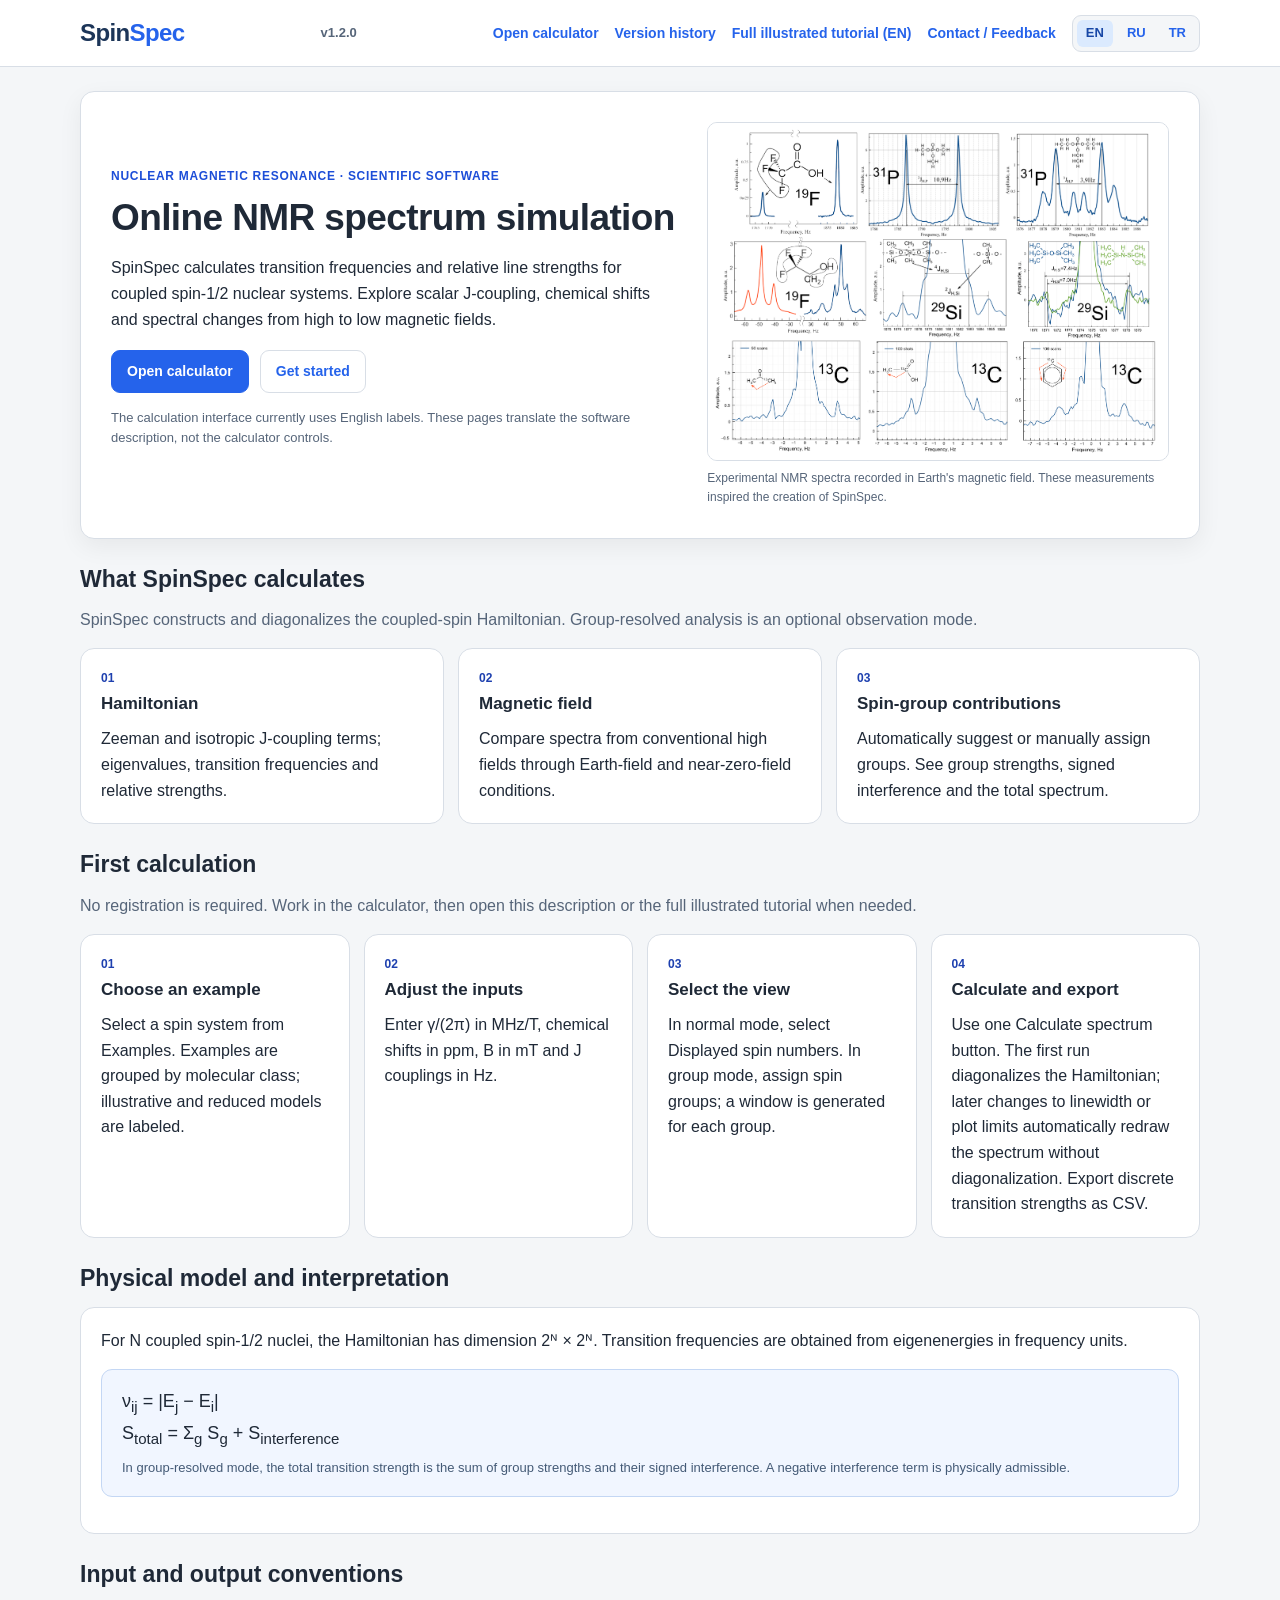
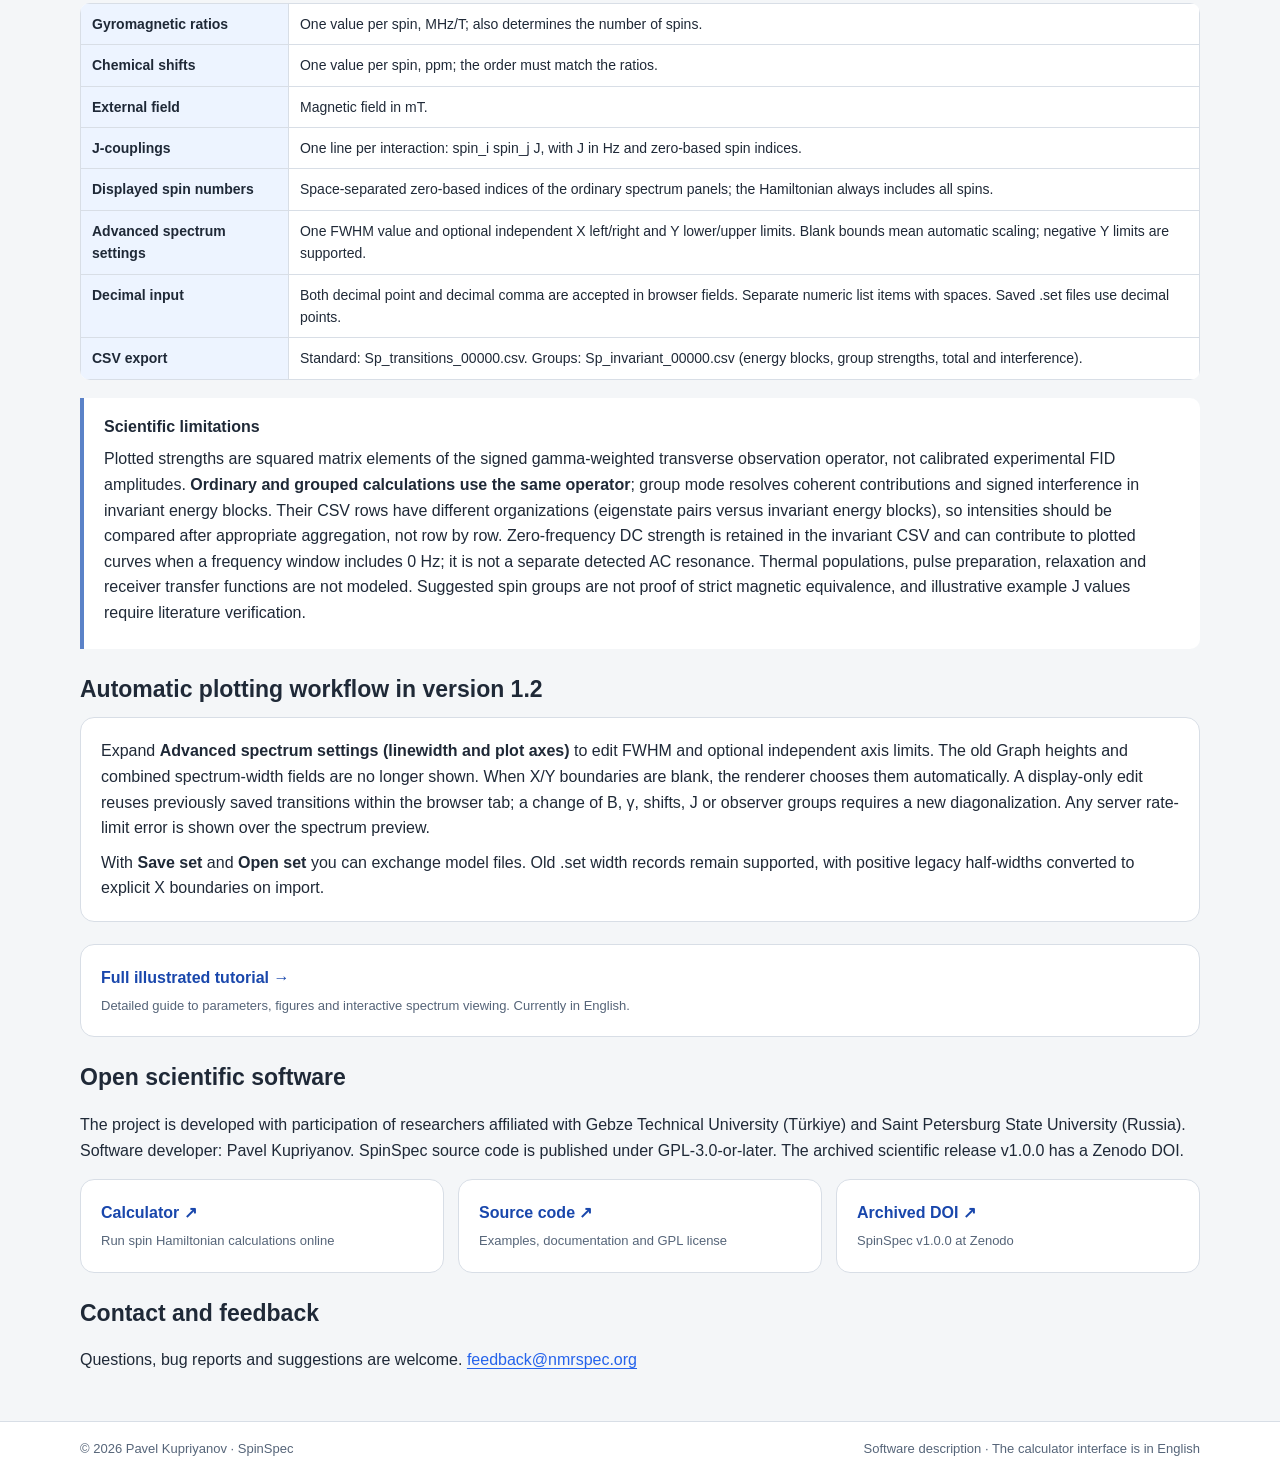
<file: templates/about_en.html>
<!doctype html>
<html lang="en">
<head>
<meta charset="utf-8">
<meta name="viewport" content="width=device-width,initial-scale=1">
<link rel="icon" href="/static/favicon.ico">
<link rel="stylesheet" href="/static/about.css">
<link rel="canonical" href="https://nmrspec.org/about">
<link rel="alternate" hreflang="en" href="https://nmrspec.org/about">
<link rel="alternate" hreflang="ru" href="https://nmrspec.org/ru">
<link rel="alternate" hreflang="tr" href="https://nmrspec.org/tr">
<link rel="alternate" hreflang="x-default" href="https://nmrspec.org/about">
<title>SpinSpec — Online NMR Spectrum Simulation</title>
<meta name="description" content="SpinSpec is an open-source Hamiltonian-based simulator of NMR spectra of coupled spin-1/2 nuclei, with group-resolved transition strengths and CSV export.">
</head>
<body>
<header class="sitebar"><div class="site-container sitebar-inner">
<a class="site-logo" href="/">Spin<span>Spec</span></a>
<span style="font-size:13px;font-weight:700;color:#566579">v1.2.0</span>
<nav class="site-nav" aria-label="Main navigation">
<a href="/">Open calculator</a><a href="/changes">Version history</a><a href="/tutorial">Full illustrated tutorial (EN)</a>
<a href="/#feedbackText">Contact / Feedback</a><div class="language-tabs" aria-label="Description language"><span aria-current="page" lang="en">EN</span><a lang="ru" hreflang="ru" href="/ru">RU</a><a lang="tr" hreflang="tr" href="/tr">TR</a></div>
</nav></div></header>
<main class="site-container site-main">
<section class="hero-card">
<div><div class="eyebrow">Nuclear magnetic resonance · Scientific software</div><h1>Online NMR spectrum simulation</h1>
<p>SpinSpec calculates transition frequencies and relative line strengths for coupled spin-1/2 nuclear systems. Explore scalar J-coupling, chemical shifts and spectral changes from high to low magnetic fields.</p>
<div class="button-row"><a class="site-button primary" href="/">Open calculator</a><a class="site-button secondary" href="#start">Get started</a></div>
<p class="small-note" style="margin-top:15px">The calculation interface currently uses English labels. These pages translate the software description, not the calculator controls.</p></div>
<figure><img src="/static/spectra.png" alt="Experimental NMR spectra recorded in Earth's magnetic field"><figcaption>Experimental NMR spectra recorded in Earth's magnetic field. These measurements inspired the creation of SpinSpec.</figcaption></figure>
</section>
<section class="section-block" id="capabilities"><h2>What SpinSpec calculates</h2><p class="section-lead">SpinSpec constructs and diagonalizes the coupled-spin Hamiltonian. Group-resolved analysis is an optional observation mode.</p><div class="card-grid"><article class="info-card"><div class="tag">01</div><h3>Hamiltonian</h3><p>Zeeman and isotropic J-coupling terms; eigenvalues, transition frequencies and relative strengths.</p></article>
<article class="info-card"><div class="tag">02</div><h3>Magnetic field</h3><p>Compare spectra from conventional high fields through Earth-field and near-zero-field conditions.</p></article>
<article class="info-card"><div class="tag">03</div><h3>Spin-group contributions</h3><p>Automatically suggest or manually assign groups. See group strengths, signed interference and the total spectrum.</p></article></div></section>
<section class="section-block" id="start"><h2>First calculation</h2><p class="section-lead">No registration is required. Work in the calculator, then open this description or the full illustrated tutorial when needed.</p><div class="card-grid" style="grid-template-columns:repeat(auto-fit,minmax(220px,1fr))"><article class="info-card"><div class="tag">01</div><h3>Choose an example</h3><p>Select a spin system from Examples. Examples are grouped by molecular class; illustrative and reduced models are labeled.</p></article>
<article class="info-card"><div class="tag">02</div><h3>Adjust the inputs</h3><p>Enter γ/(2π) in MHz/T, chemical shifts in ppm, B in mT and J couplings in Hz.</p></article>
<article class="info-card"><div class="tag">03</div><h3>Select the view</h3><p>In normal mode, select Displayed spin numbers. In group mode, assign spin groups; a window is generated for each group.</p></article>
<article class="info-card"><div class="tag">04</div><h3>Calculate and export</h3><p>Use one Calculate spectrum button. The first run diagonalizes the Hamiltonian; later changes to linewidth or plot limits automatically redraw the spectrum without diagonalization. Export discrete transition strengths as CSV.</p></article></div></section>
<section class="section-block" id="physics"><h2>Physical model and interpretation</h2><div class="section-card"><p>For N coupled spin-1/2 nuclei, the Hamiltonian has dimension 2ᴺ × 2ᴺ. Transition frequencies are obtained from eigenenergies in frequency units.</p><div class="formula-box">ν<sub>ij</sub> = |E<sub>j</sub> − E<sub>i</sub>|<br>S<sub>total</sub> = Σ<sub>g</sub> S<sub>g</sub> + S<sub>interference</sub><p>In group-resolved mode, the total transition strength is the sum of group strengths and their signed interference. A negative interference term is physically admissible.</p></div></div></section>
<section class="section-block" id="inputs"><h2>Input and output conventions</h2><div class="table-wrap"><table class="site-table"><tbody><tr><th scope="row">Gyromagnetic ratios</th><td>One value per spin, MHz/T; also determines the number of spins.</td></tr>
<tr><th scope="row">Chemical shifts</th><td>One value per spin, ppm; the order must match the ratios.</td></tr>
<tr><th scope="row">External field</th><td>Magnetic field in mT.</td></tr>
<tr><th scope="row">J-couplings</th><td>One line per interaction: spin_i spin_j J, with J in Hz and zero-based spin indices.</td></tr>
<tr><th scope="row">Displayed spin numbers</th><td>Space-separated zero-based indices of the ordinary spectrum panels; the Hamiltonian always includes all spins.</td></tr>
<tr><th scope="row">Advanced spectrum settings</th><td>One FWHM value and optional independent X left/right and Y lower/upper limits. Blank bounds mean automatic scaling; negative Y limits are supported.</td></tr>
<tr><th scope="row">Decimal input</th><td>Both decimal point and decimal comma are accepted in browser fields. Separate numeric list items with spaces. Saved .set files use decimal points.</td></tr>
<tr><th scope="row">CSV export</th><td>Standard: Sp_transitions_00000.csv. Groups: Sp_invariant_00000.csv (energy blocks, group strengths, total and interference).</td></tr></tbody></table></div><div class="caution"><strong>Scientific limitations</strong><p>Plotted strengths are squared matrix elements of the signed gamma-weighted transverse observation operator, not calibrated experimental FID amplitudes. <b>Ordinary and grouped calculations use the same operator</b>; group mode resolves coherent contributions and signed interference in invariant energy blocks. Their CSV rows have different organizations (eigenstate pairs versus invariant energy blocks), so intensities should be compared after appropriate aggregation, not row by row. Zero-frequency DC strength is retained in the invariant CSV and can contribute to plotted curves when a frequency window includes 0 Hz; it is not a separate detected AC resonance. Thermal populations, pulse preparation, relaxation and receiver transfer functions are not modeled. Suggested spin groups are not proof of strict magnetic equivalence, and illustrative example J values require literature verification.</p></div></section>
<section class="section-block" id="workflow"><h2>Automatic plotting workflow in version 1.2</h2><div class="section-card"><p>Expand <b>Advanced spectrum settings (linewidth and plot axes)</b> to edit FWHM and optional independent axis limits. The old Graph heights and combined spectrum-width fields are no longer shown. When X/Y boundaries are blank, the renderer chooses them automatically. A display-only edit reuses previously saved transitions within the browser tab; a change of B, γ, shifts, J or observer groups requires a new diagonalization. Any server rate-limit error is shown over the spectrum preview.</p><p>With <b>Save set</b> and <b>Open set</b> you can exchange model files. Old .set width records remain supported, with positive legacy half-widths converted to explicit X boundaries on import.</p></div></section>
<section class="section-block" id="tutorial"><a class="resource-card" href="/tutorial"><strong>Full illustrated tutorial →</strong><span>Detailed guide to parameters, figures and interactive spectrum viewing. Currently in English.</span></a></section>
<section class="section-block" id="source"><h2>Open scientific software</h2><p>The project is developed with participation of researchers affiliated with Gebze Technical University (Türkiye) and Saint Petersburg State University (Russia). Software developer: Pavel Kupriyanov. SpinSpec source code is published under GPL-3.0-or-later. The archived scientific release v1.0.0 has a Zenodo DOI.</p><div class="resources"><a class="resource-card" href="/"><strong>Calculator ↗</strong><span>Run spin Hamiltonian calculations online</span></a>
<a class="resource-card" href="https://github.com/scleroze/SpinSpec" target="_blank" rel="noopener noreferrer"><strong>Source code ↗</strong><span>Examples, documentation and GPL license</span></a>
<a class="resource-card" href="https://doi.org/10.5281/zenodo.23696822" target="_blank" rel="noopener noreferrer"><strong>Archived DOI ↗</strong><span>SpinSpec v1.0.0 at Zenodo</span></a></div></section>
<section class="section-block" id="contact"><h2>Contact and feedback</h2><p>Questions, bug reports and suggestions are welcome. <a href="mailto:feedback@nmrspec.org">feedback@nmrspec.org</a></p></section>
</main>
<footer class="site-footer"><div class="site-container"><span>© 2026 Pavel Kupriyanov · SpinSpec</span><span>Software description · The calculator interface is in English</span></div></footer>
</body></html>
</file>
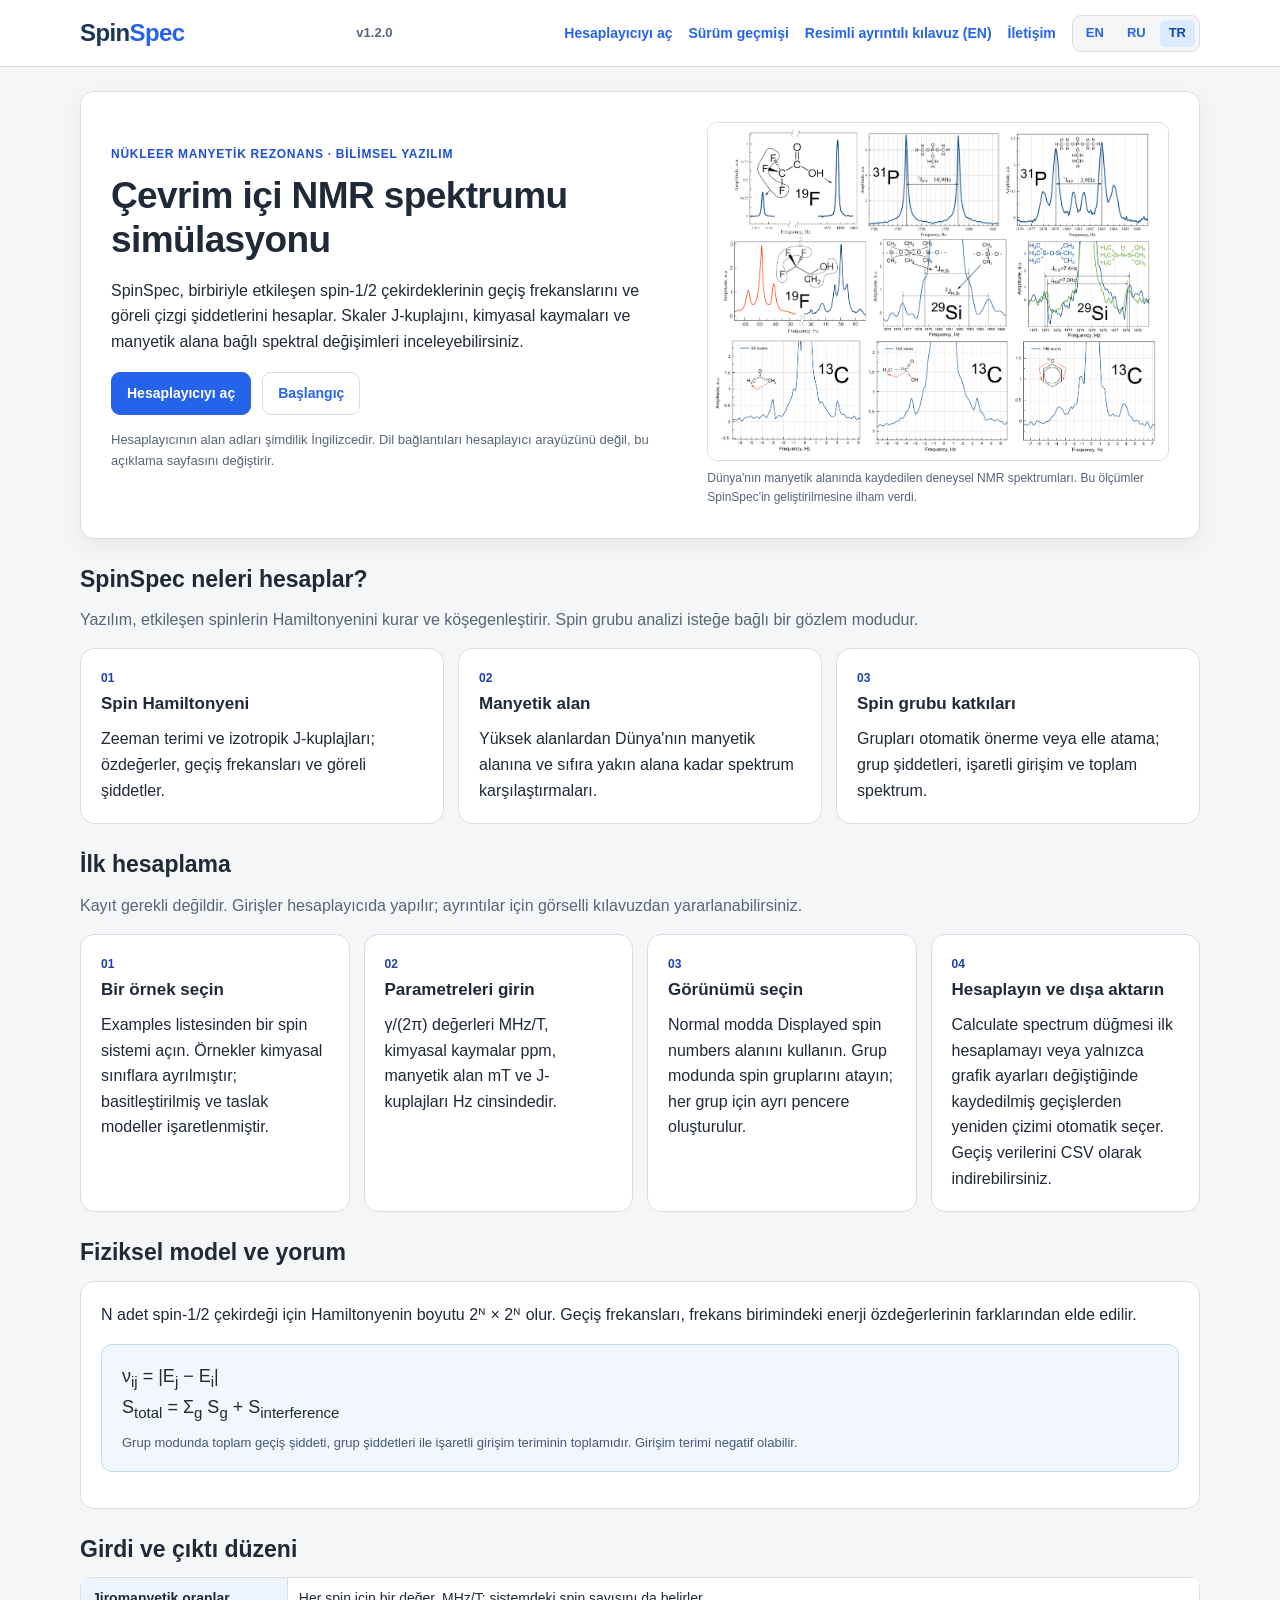
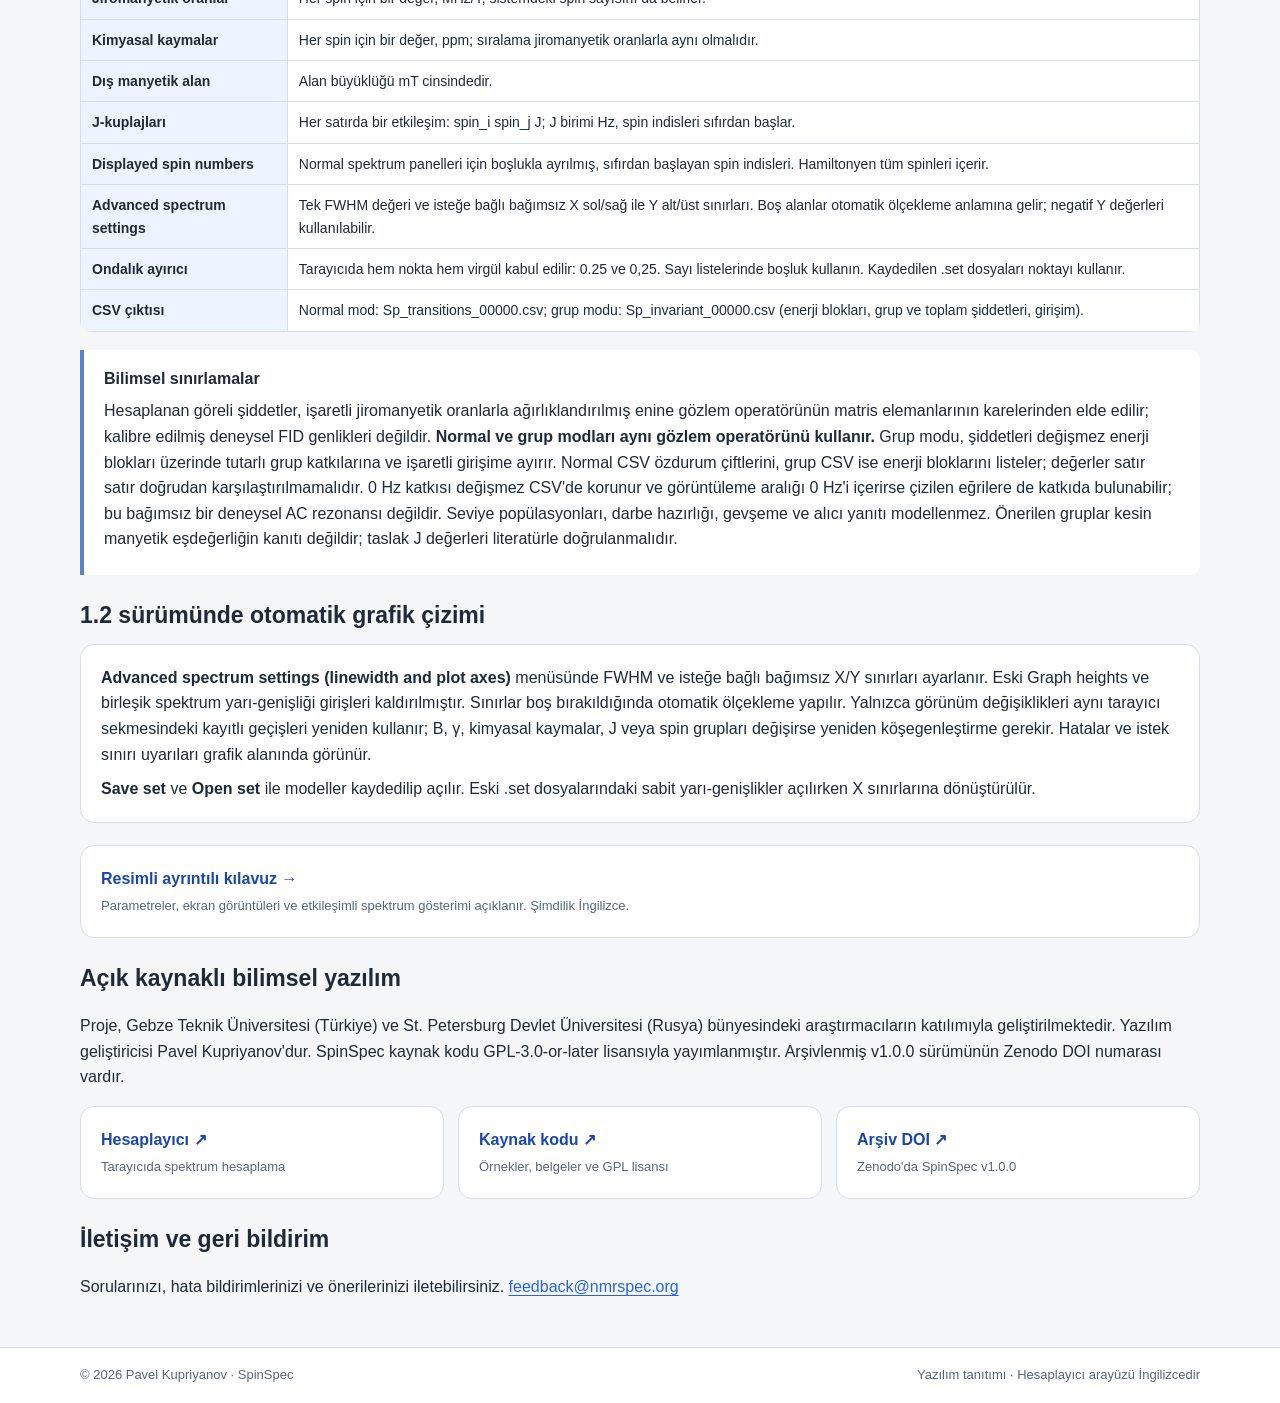
<file: templates/about_tr.html>
<!doctype html>
<html lang="tr">
<head>
<meta charset="utf-8">
<meta name="viewport" content="width=device-width,initial-scale=1">
<link rel="icon" href="/static/favicon.ico">
<link rel="stylesheet" href="/static/about.css">
<link rel="canonical" href="https://nmrspec.org/tr">
<link rel="alternate" hreflang="en" href="https://nmrspec.org/about">
<link rel="alternate" hreflang="ru" href="https://nmrspec.org/ru">
<link rel="alternate" hreflang="tr" href="https://nmrspec.org/tr">
<link rel="alternate" hreflang="x-default" href="https://nmrspec.org/about">
<title>SpinSpec — Çevrim İçi NMR Spektrumu Simülasyonu</title>
<meta name="description" content="SpinSpec, spin-1/2 çekirdeklerinin NMR spektrumlarını Hamiltonyen üzerinden hesaplayan açık kaynaklı bir yazılımdır. Spin grupları ve CSV çıktısı desteklenir.">
</head>
<body>
<header class="sitebar"><div class="site-container sitebar-inner">
<a class="site-logo" href="/">Spin<span>Spec</span></a>
<span style="font-size:13px;font-weight:700;color:#566579">v1.2.0</span>
<nav class="site-nav" aria-label="Main navigation">
<a href="/">Hesaplayıcıyı aç</a><a href="/changes">Sürüm geçmişi</a><a href="/tutorial">Resimli ayrıntılı kılavuz (EN)</a>
<a href="/#feedbackText">İletişim</a><div class="language-tabs" aria-label="Description language"><a lang="en" hreflang="en" href="/about">EN</a><a lang="ru" hreflang="ru" href="/ru">RU</a><span aria-current="page" lang="tr">TR</span></div>
</nav></div></header>
<main class="site-container site-main">
<section class="hero-card">
<div><div class="eyebrow">Nükleer Manyetik Rezonans · Bilimsel Yazılım</div><h1>Çevrim içi NMR spektrumu simülasyonu</h1>
<p>SpinSpec, birbiriyle etkileşen spin-1/2 çekirdeklerinin geçiş frekanslarını ve göreli çizgi şiddetlerini hesaplar. Skaler J-kuplajını, kimyasal kaymaları ve manyetik alana bağlı spektral değişimleri inceleyebilirsiniz.</p>
<div class="button-row"><a class="site-button primary" href="/">Hesaplayıcıyı aç</a><a class="site-button secondary" href="#start">Başlangıç</a></div>
<p class="small-note" style="margin-top:15px">Hesaplayıcının alan adları şimdilik İngilizcedir. Dil bağlantıları hesaplayıcı arayüzünü değil, bu açıklama sayfasını değiştirir.</p></div>
<figure><img src="/static/spectra.png" alt="Dünya'nın manyetik alanında kaydedilmiş deneysel NMR spektrumları"><figcaption>Dünya'nın manyetik alanında kaydedilen deneysel NMR spektrumları. Bu ölçümler SpinSpec'in geliştirilmesine ilham verdi.</figcaption></figure>
</section>
<section class="section-block" id="capabilities"><h2>SpinSpec neleri hesaplar?</h2><p class="section-lead">Yazılım, etkileşen spinlerin Hamiltonyenini kurar ve köşegenleştirir. Spin grubu analizi isteğe bağlı bir gözlem modudur.</p><div class="card-grid"><article class="info-card"><div class="tag">01</div><h3>Spin Hamiltonyeni</h3><p>Zeeman terimi ve izotropik J-kuplajları; özdeğerler, geçiş frekansları ve göreli şiddetler.</p></article>
<article class="info-card"><div class="tag">02</div><h3>Manyetik alan</h3><p>Yüksek alanlardan Dünya'nın manyetik alanına ve sıfıra yakın alana kadar spektrum karşılaştırmaları.</p></article>
<article class="info-card"><div class="tag">03</div><h3>Spin grubu katkıları</h3><p>Grupları otomatik önerme veya elle atama; grup şiddetleri, işaretli girişim ve toplam spektrum.</p></article></div></section>
<section class="section-block" id="start"><h2>İlk hesaplama</h2><p class="section-lead">Kayıt gerekli değildir. Girişler hesaplayıcıda yapılır; ayrıntılar için görselli kılavuzdan yararlanabilirsiniz.</p><div class="card-grid" style="grid-template-columns:repeat(auto-fit,minmax(220px,1fr))"><article class="info-card"><div class="tag">01</div><h3>Bir örnek seçin</h3><p>Examples listesinden bir spin sistemi açın. Örnekler kimyasal sınıflara ayrılmıştır; basitleştirilmiş ve taslak modeller işaretlenmiştir.</p></article>
<article class="info-card"><div class="tag">02</div><h3>Parametreleri girin</h3><p>γ/(2π) değerleri MHz/T, kimyasal kaymalar ppm, manyetik alan mT ve J-kuplajları Hz cinsindedir.</p></article>
<article class="info-card"><div class="tag">03</div><h3>Görünümü seçin</h3><p>Normal modda Displayed spin numbers alanını kullanın. Grup modunda spin gruplarını atayın; her grup için ayrı pencere oluşturulur.</p></article>
<article class="info-card"><div class="tag">04</div><h3>Hesaplayın ve dışa aktarın</h3><p>Calculate spectrum düğmesi ilk hesaplamayı veya yalnızca grafik ayarları değiştiğinde kaydedilmiş geçişlerden yeniden çizimi otomatik seçer. Geçiş verilerini CSV olarak indirebilirsiniz.</p></article></div></section>
<section class="section-block" id="physics"><h2>Fiziksel model ve yorum</h2><div class="section-card"><p>N adet spin-1/2 çekirdeği için Hamiltonyenin boyutu 2ᴺ × 2ᴺ olur. Geçiş frekansları, frekans birimindeki enerji özdeğerlerinin farklarından elde edilir.</p><div class="formula-box">ν<sub>ij</sub> = |E<sub>j</sub> − E<sub>i</sub>|<br>S<sub>total</sub> = Σ<sub>g</sub> S<sub>g</sub> + S<sub>interference</sub><p>Grup modunda toplam geçiş şiddeti, grup şiddetleri ile işaretli girişim teriminin toplamıdır. Girişim terimi negatif olabilir.</p></div></div></section>
<section class="section-block" id="inputs"><h2>Girdi ve çıktı düzeni</h2><div class="table-wrap"><table class="site-table"><tbody><tr><th scope="row">Jiromanyetik oranlar</th><td>Her spin için bir değer, MHz/T; sistemdeki spin sayısını da belirler.</td></tr>
<tr><th scope="row">Kimyasal kaymalar</th><td>Her spin için bir değer, ppm; sıralama jiromanyetik oranlarla aynı olmalıdır.</td></tr>
<tr><th scope="row">Dış manyetik alan</th><td>Alan büyüklüğü mT cinsindedir.</td></tr>
<tr><th scope="row">J-kuplajları</th><td>Her satırda bir etkileşim: spin_i spin_j J; J birimi Hz, spin indisleri sıfırdan başlar.</td></tr>
<tr><th scope="row">Displayed spin numbers</th><td>Normal spektrum panelleri için boşlukla ayrılmış, sıfırdan başlayan spin indisleri. Hamiltonyen tüm spinleri içerir.</td></tr>
<tr><th scope="row">Advanced spectrum settings</th><td>Tek FWHM değeri ve isteğe bağlı bağımsız X sol/sağ ile Y alt/üst sınırları. Boş alanlar otomatik ölçekleme anlamına gelir; negatif Y değerleri kullanılabilir.</td></tr>
<tr><th scope="row">Ondalık ayırıcı</th><td>Tarayıcıda hem nokta hem virgül kabul edilir: 0.25 ve 0,25. Sayı listelerinde boşluk kullanın. Kaydedilen .set dosyaları noktayı kullanır.</td></tr>
<tr><th scope="row">CSV çıktısı</th><td>Normal mod: Sp_transitions_00000.csv; grup modu: Sp_invariant_00000.csv (enerji blokları, grup ve toplam şiddetleri, girişim).</td></tr></tbody></table></div><div class="caution"><strong>Bilimsel sınırlamalar</strong><p>Hesaplanan göreli şiddetler, işaretli jiromanyetik oranlarla ağırlıklandırılmış enine gözlem operatörünün matris elemanlarının karelerinden elde edilir; kalibre edilmiş deneysel FID genlikleri değildir. <b>Normal ve grup modları aynı gözlem operatörünü kullanır.</b> Grup modu, şiddetleri değişmez enerji blokları üzerinde tutarlı grup katkılarına ve işaretli girişime ayırır. Normal CSV özdurum çiftlerini, grup CSV ise enerji bloklarını listeler; değerler satır satır doğrudan karşılaştırılmamalıdır. 0 Hz katkısı değişmez CSV'de korunur ve görüntüleme aralığı 0 Hz'i içerirse çizilen eğrilere de katkıda bulunabilir; bu bağımsız bir deneysel AC rezonansı değildir. Seviye popülasyonları, darbe hazırlığı, gevşeme ve alıcı yanıtı modellenmez. Önerilen gruplar kesin manyetik eşdeğerliğin kanıtı değildir; taslak J değerleri literatürle doğrulanmalıdır.</p></div></section>
<section class="section-block" id="workflow"><h2>1.2 sürümünde otomatik grafik çizimi</h2><div class="section-card"><p><b>Advanced spectrum settings (linewidth and plot axes)</b> menüsünde FWHM ve isteğe bağlı bağımsız X/Y sınırları ayarlanır. Eski Graph heights ve birleşik spektrum yarı-genişliği girişleri kaldırılmıştır. Sınırlar boş bırakıldığında otomatik ölçekleme yapılır. Yalnızca görünüm değişiklikleri aynı tarayıcı sekmesindeki kayıtlı geçişleri yeniden kullanır; B, γ, kimyasal kaymalar, J veya spin grupları değişirse yeniden köşegenleştirme gerekir. Hatalar ve istek sınırı uyarıları grafik alanında görünür.</p><p><b>Save set</b> ve <b>Open set</b> ile modeller kaydedilip açılır. Eski .set dosyalarındaki sabit yarı-genişlikler açılırken X sınırlarına dönüştürülür.</p></div></section>
<section class="section-block" id="tutorial"><a class="resource-card" href="/tutorial"><strong>Resimli ayrıntılı kılavuz →</strong><span>Parametreler, ekran görüntüleri ve etkileşimli spektrum gösterimi açıklanır. Şimdilik İngilizce.</span></a></section>
<section class="section-block" id="source"><h2>Açık kaynaklı bilimsel yazılım</h2><p>Proje, Gebze Teknik Üniversitesi (Türkiye) ve St. Petersburg Devlet Üniversitesi (Rusya) bünyesindeki araştırmacıların katılımıyla geliştirilmektedir. Yazılım geliştiricisi Pavel Kupriyanov'dur. SpinSpec kaynak kodu GPL-3.0-or-later lisansıyla yayımlanmıştır. Arşivlenmiş v1.0.0 sürümünün Zenodo DOI numarası vardır.</p><div class="resources"><a class="resource-card" href="/"><strong>Hesaplayıcı ↗</strong><span>Tarayıcıda spektrum hesaplama</span></a>
<a class="resource-card" href="https://github.com/scleroze/SpinSpec" target="_blank" rel="noopener noreferrer"><strong>Kaynak kodu ↗</strong><span>Örnekler, belgeler ve GPL lisansı</span></a>
<a class="resource-card" href="https://doi.org/10.5281/zenodo.23696822" target="_blank" rel="noopener noreferrer"><strong>Arşiv DOI ↗</strong><span>Zenodo'da SpinSpec v1.0.0</span></a></div></section>
<section class="section-block" id="contact"><h2>İletişim ve geri bildirim</h2><p>Sorularınızı, hata bildirimlerinizi ve önerilerinizi iletebilirsiniz. <a href="mailto:feedback@nmrspec.org">feedback@nmrspec.org</a></p></section>
</main>
<footer class="site-footer"><div class="site-container"><span>© 2026 Pavel Kupriyanov · SpinSpec</span><span>Yazılım tanıtımı · Hesaplayıcı arayüzü İngilizcedir</span></div></footer>
</body></html>
</file>
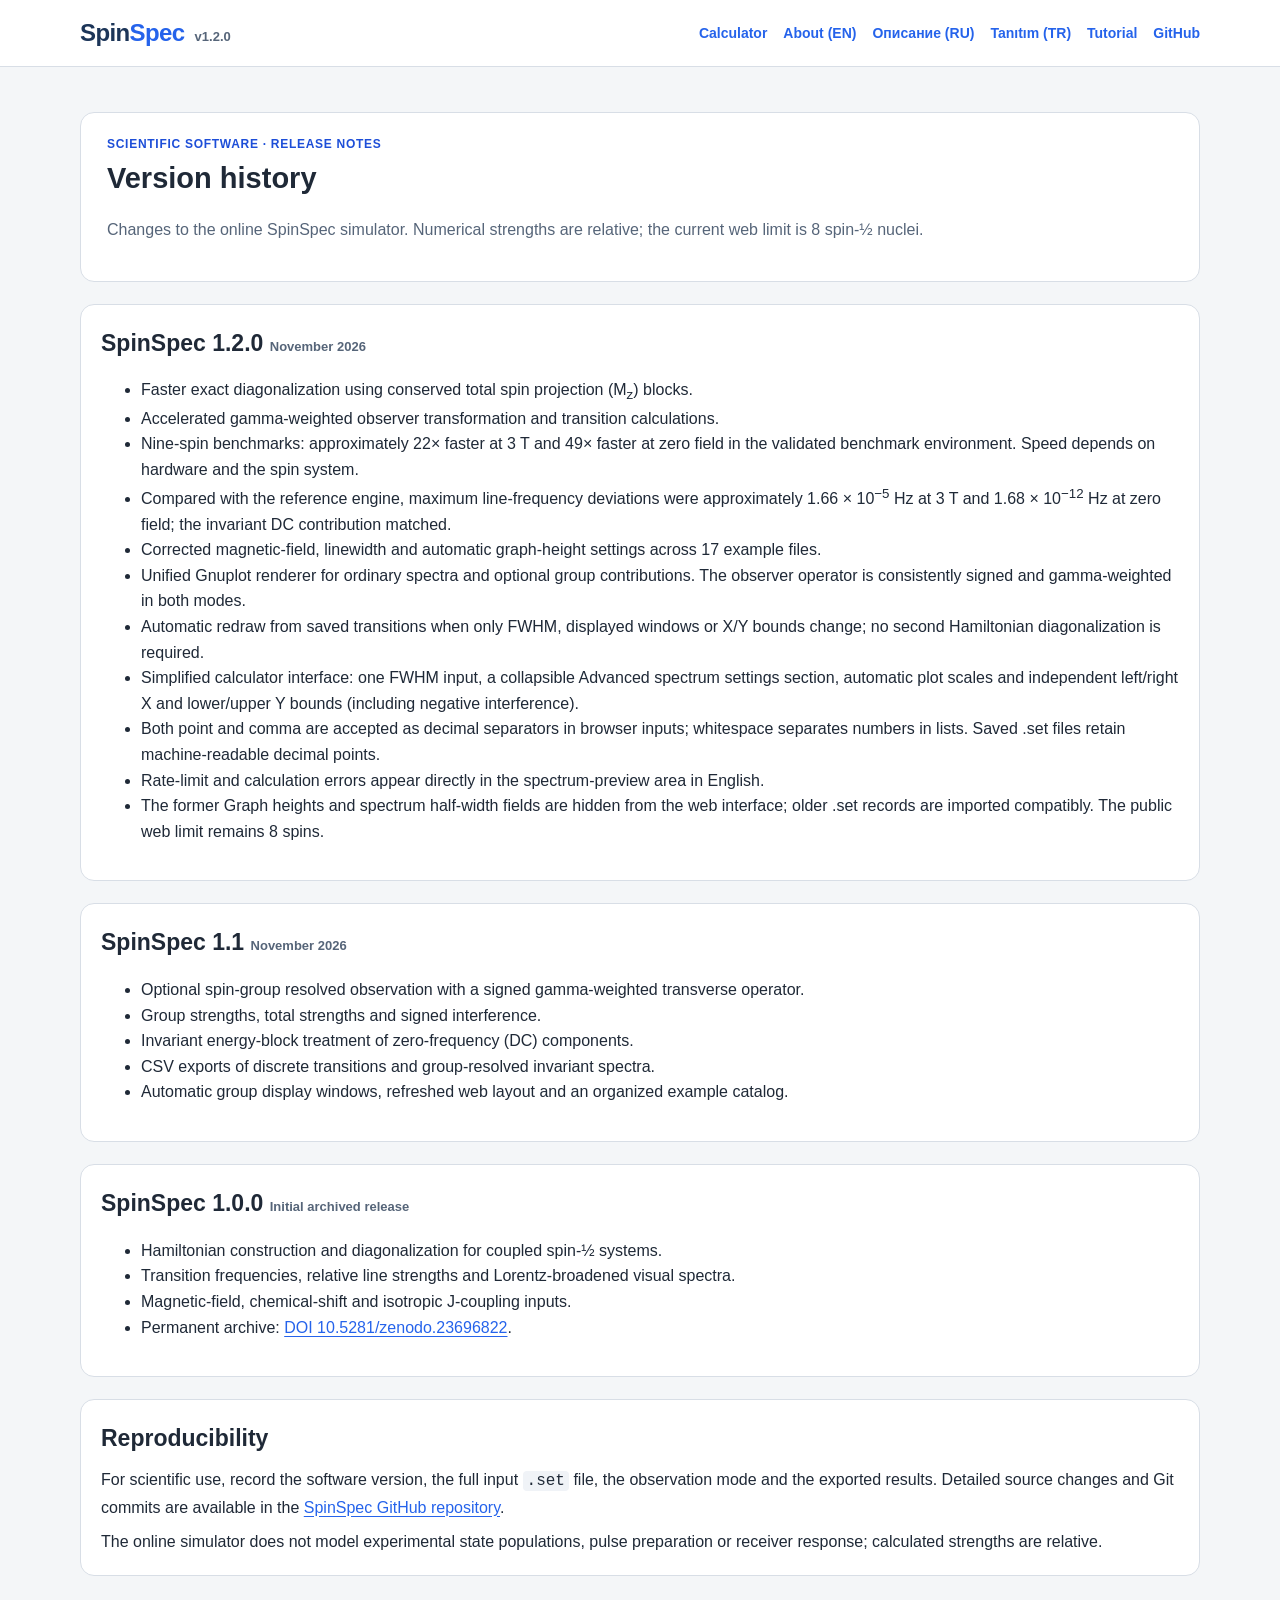
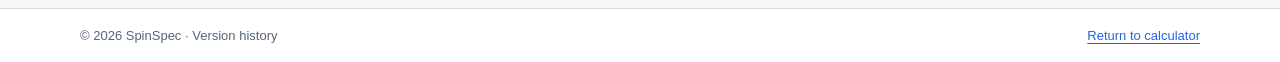
<file: templates/changes.html>
<!doctype html>
<html lang="en">
<head>
  <meta charset="utf-8">
  <meta name="viewport" content="width=device-width, initial-scale=1">
  <meta name="description" content="SpinSpec version history, scientific software release notes and numerical validation results.">
  <link rel="icon" href="/static/favicon.ico">
  <link rel="stylesheet" href="/static/about.css">
  <link rel="canonical" href="https://nmrspec.org/changes">
  <title>SpinSpec — Version history</title>
</head>
<body>
<header class="sitebar"><div class="site-container sitebar-inner">
  <div style="display:flex;gap:10px;align-items:baseline;flex-wrap:wrap">
    <a class="site-logo" href="/">Spin<span>Spec</span></a>
    <span style="font-size:13px;font-weight:700;color:#566579">v1.2.0</span>
  </div>
  <nav class="site-nav" aria-label="Main navigation">
    <a href="/">Calculator</a>
    <a href="/about">About (EN)</a>
    <a href="/ru">Описание (RU)</a>
    <a href="/tr">Tanıtım (TR)</a>
    <a href="/tutorial">Tutorial</a>
    <a href="https://github.com/scleroze/SpinSpec" target="_blank" rel="noopener noreferrer">GitHub</a>
  </nav>
</div></header>
<main class="site-container site-main">
  <div class="guide-header">
    <div class="eyebrow">Scientific software · release notes</div>
    <h1>Version history</h1>
    <p class="subtitle">Changes to the online SpinSpec simulator. Numerical strengths are relative; the current web limit is 8 spin-½ nuclei.</p>
  </div>
  <section class="section-block">
    <div class="section-card">
      <h2>SpinSpec 1.2.0 <small style="font-size:13px;color:#566579">November 2026</small></h2>
      <ul>
        <li>Faster exact diagonalization using conserved total spin projection (M<sub>z</sub>) blocks.</li>
        <li>Accelerated gamma-weighted observer transformation and transition calculations.</li>
        <li>Nine-spin benchmarks: approximately 22× faster at 3 T and 49× faster at zero field in the validated benchmark environment. Speed depends on hardware and the spin system.</li>
        <li>Compared with the reference engine, maximum line-frequency deviations were approximately 1.66 × 10<sup>−5</sup> Hz at 3 T and 1.68 × 10<sup>−12</sup> Hz at zero field; the invariant DC contribution matched.</li>
        <li>Corrected magnetic-field, linewidth and automatic graph-height settings across 17 example files.</li>
        <li>Unified Gnuplot renderer for ordinary spectra and optional group contributions. The observer operator is consistently signed and gamma-weighted in both modes.</li>
        <li>Automatic redraw from saved transitions when only FWHM, displayed windows or X/Y bounds change; no second Hamiltonian diagonalization is required.</li>
        <li>Simplified calculator interface: one FWHM input, a collapsible Advanced spectrum settings section, automatic plot scales and independent left/right X and lower/upper Y bounds (including negative interference).</li>
        <li>Both point and comma are accepted as decimal separators in browser inputs; whitespace separates numbers in lists. Saved .set files retain machine-readable decimal points.</li>
        <li>Rate-limit and calculation errors appear directly in the spectrum-preview area in English.</li>
        <li>The former Graph heights and spectrum half-width fields are hidden from the web interface; older .set records are imported compatibly. The public web limit remains 8 spins.</li>
      </ul>
    </div>
  </section>
  <section class="section-block">
    <div class="section-card">
      <h2>SpinSpec 1.1 <small style="font-size:13px;color:#566579">November 2026</small></h2>
      <ul>
        <li>Optional spin-group resolved observation with a signed gamma-weighted transverse operator.</li>
        <li>Group strengths, total strengths and signed interference.</li>
        <li>Invariant energy-block treatment of zero-frequency (DC) components.</li>
        <li>CSV exports of discrete transitions and group-resolved invariant spectra.</li>
        <li>Automatic group display windows, refreshed web layout and an organized example catalog.</li>
      </ul>
    </div>
  </section>
  <section class="section-block">
    <div class="section-card">
      <h2>SpinSpec 1.0.0 <small style="font-size:13px;color:#566579">Initial archived release</small></h2>
      <ul>
        <li>Hamiltonian construction and diagonalization for coupled spin-½ systems.</li>
        <li>Transition frequencies, relative line strengths and Lorentz-broadened visual spectra.</li>
        <li>Magnetic-field, chemical-shift and isotropic J-coupling inputs.</li>
        <li>Permanent archive: <a href="https://doi.org/10.5281/zenodo.23696822">DOI 10.5281/zenodo.23696822</a>.</li>
      </ul>
    </div>
  </section>
  <section class="section-block">
    <div class="section-card">
      <h2>Reproducibility</h2>
      <p>For scientific use, record the software version, the full input <code>.set</code> file, the observation mode and the exported results. Detailed source changes and Git commits are available in the <a href="https://github.com/scleroze/SpinSpec">SpinSpec GitHub repository</a>.</p>
      <p>The online simulator does not model experimental state populations, pulse preparation or receiver response; calculated strengths are relative.</p>
    </div>
  </section>
</main>
<footer class="site-footer"><div class="site-container"><span>© 2026 SpinSpec · Version history</span><a href="/">Return to calculator</a></div></footer>
</body>
</html>
</file>
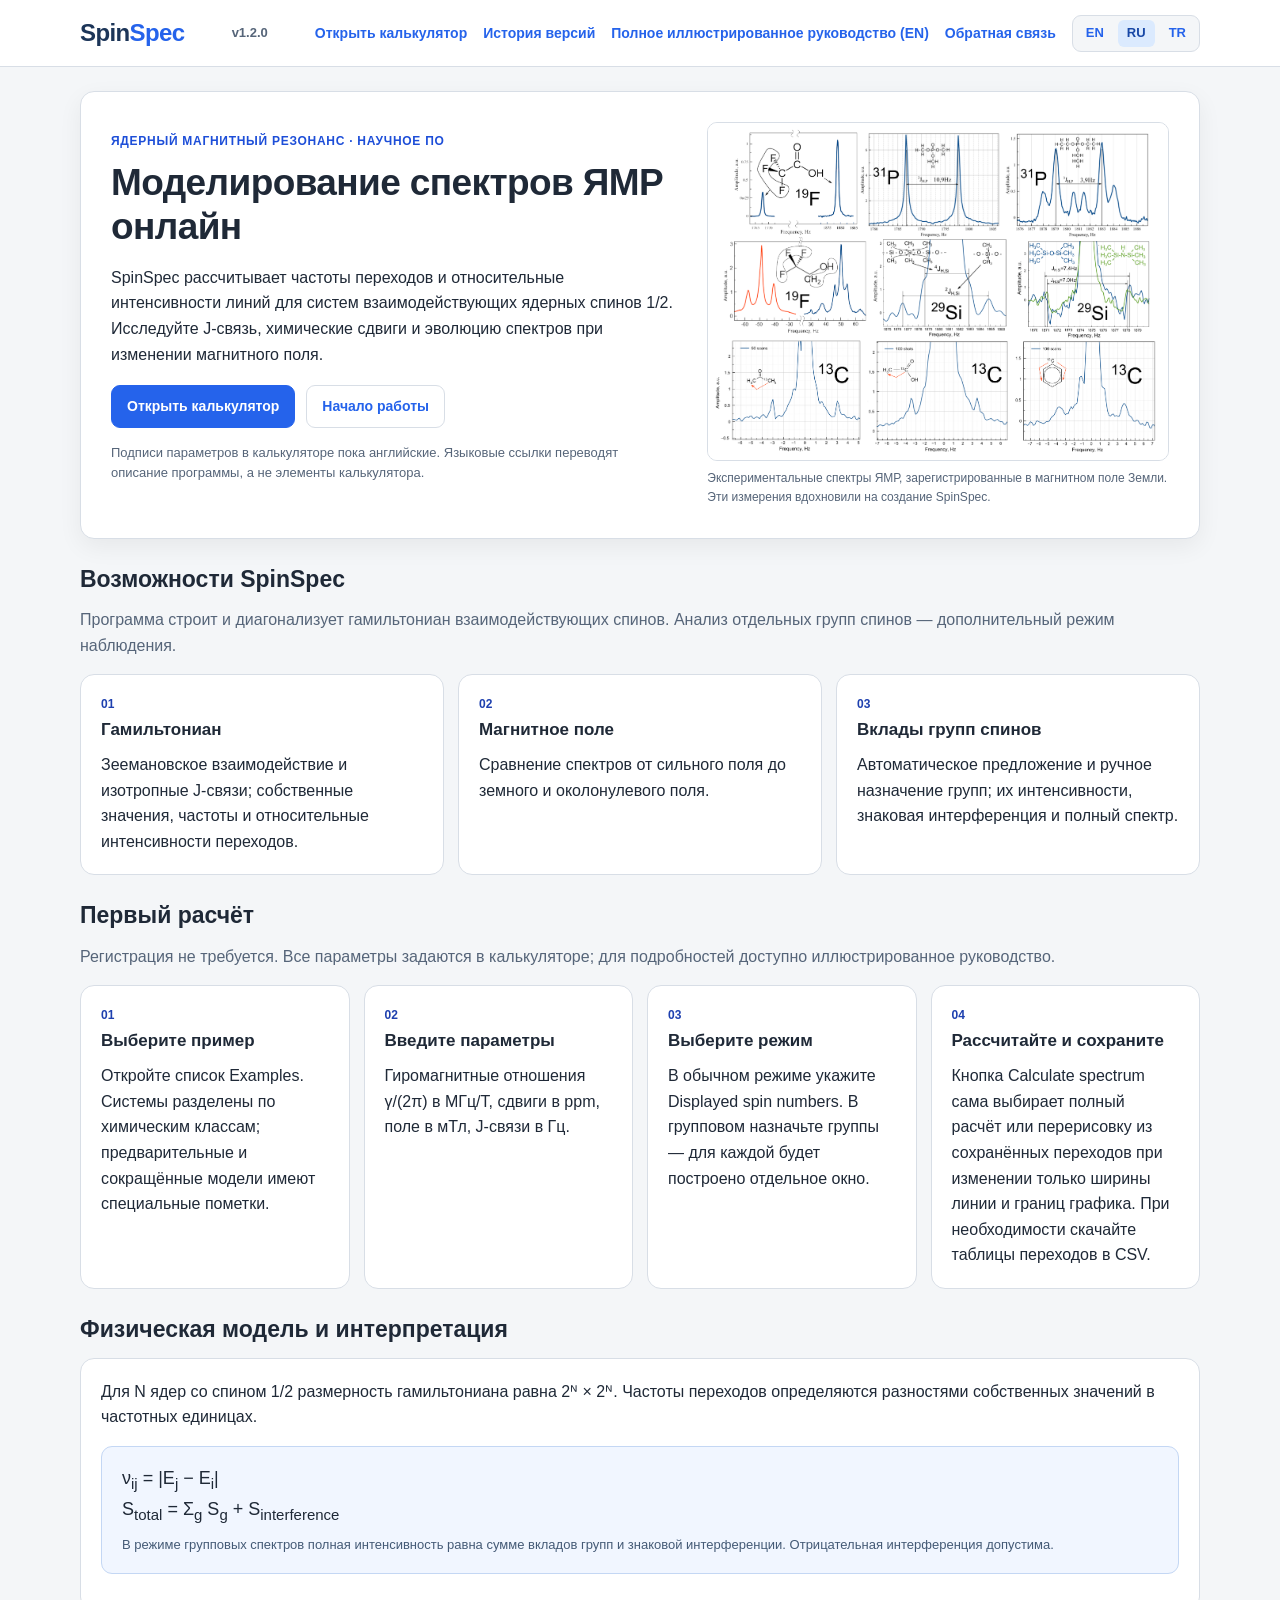
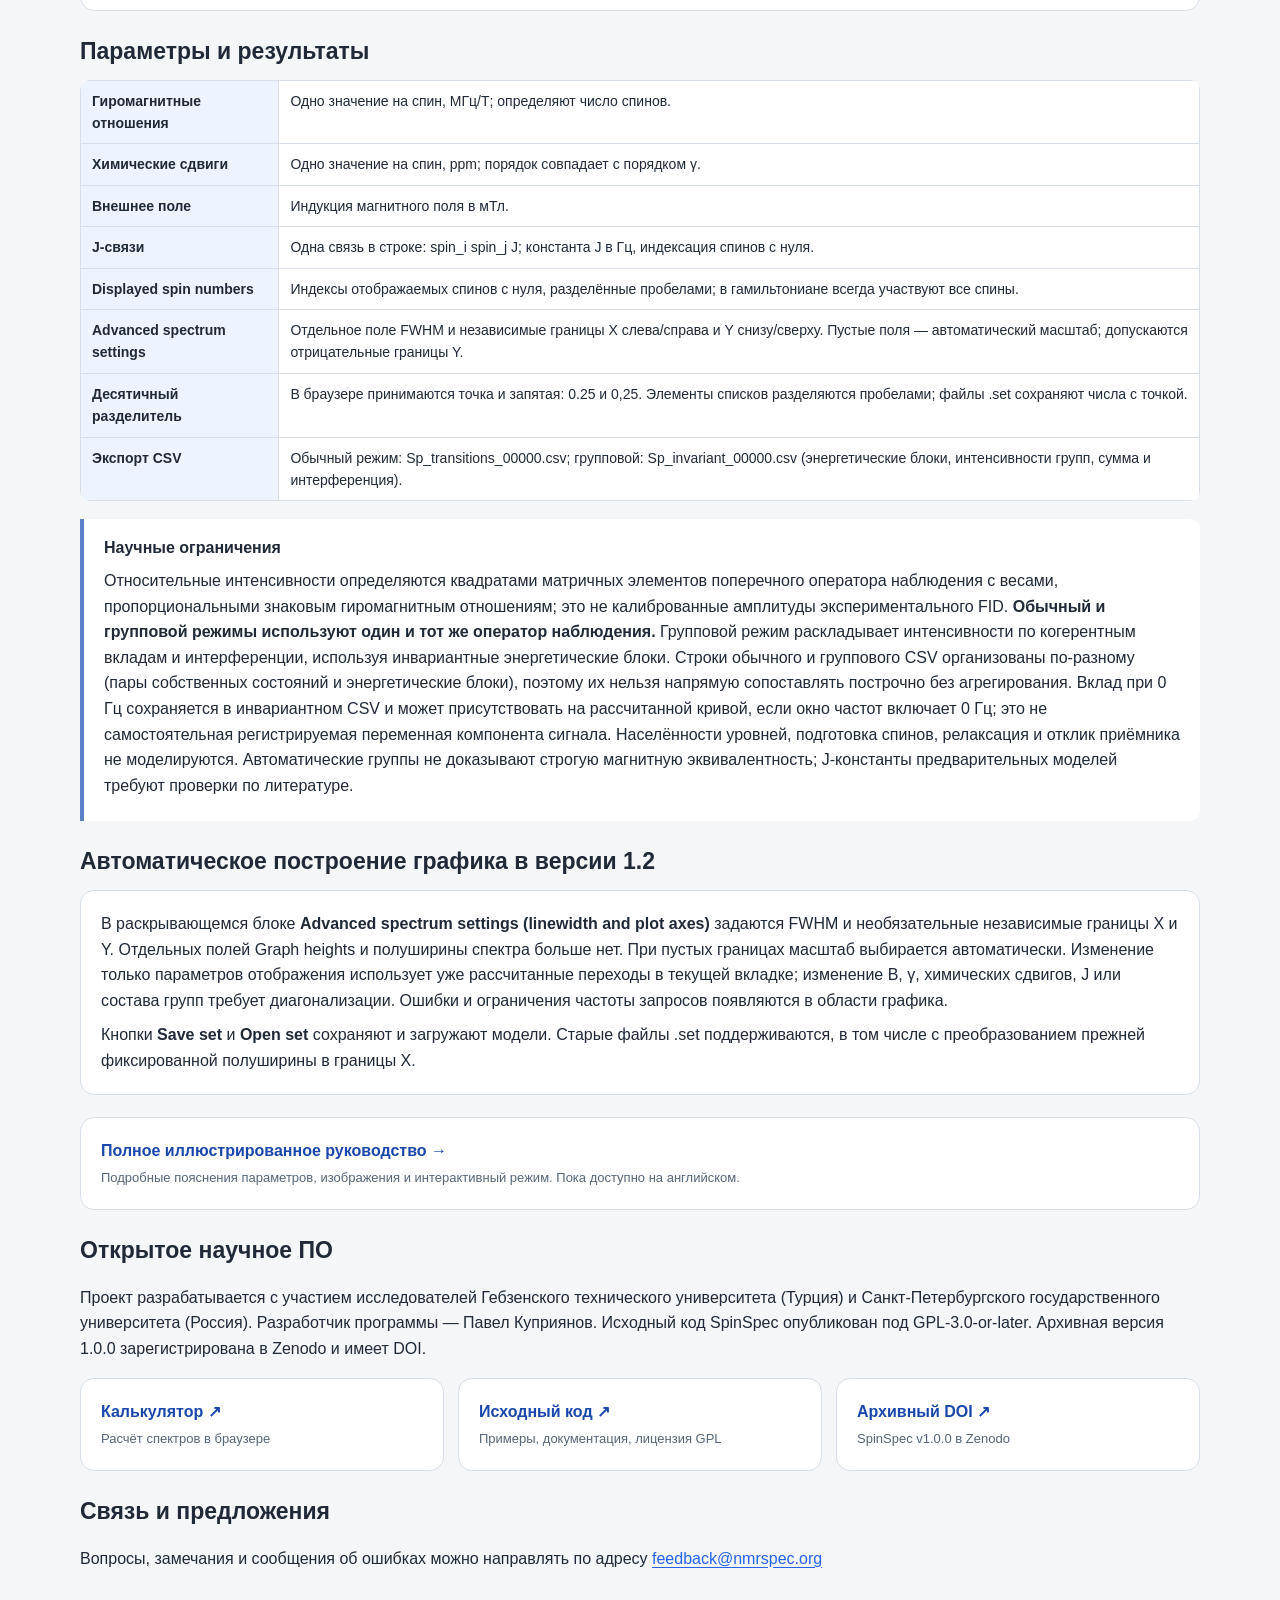
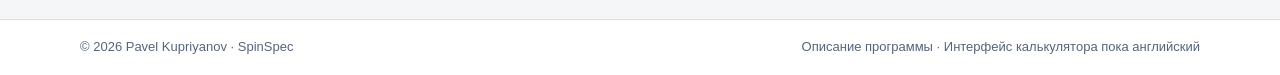
<file: templates/ru.html>
<!doctype html>
<html lang="ru">
<head>
<meta charset="utf-8">
<meta name="viewport" content="width=device-width,initial-scale=1">
<link rel="icon" href="/static/favicon.ico">
<link rel="stylesheet" href="/static/about.css">
<link rel="canonical" href="https://nmrspec.org/ru">
<link rel="alternate" hreflang="en" href="https://nmrspec.org/about">
<link rel="alternate" hreflang="ru" href="https://nmrspec.org/ru">
<link rel="alternate" hreflang="tr" href="https://nmrspec.org/tr">
<link rel="alternate" hreflang="x-default" href="https://nmrspec.org/about">
<title>SpinSpec — моделирование ЯМР-спектров онлайн</title>
<meta name="description" content="SpinSpec — открытая программа для расчёта спектров ЯМР связанных спинов 1/2 с разложением интенсивностей по группам и экспортом CSV.">
</head>
<body>
<header class="sitebar"><div class="site-container sitebar-inner">
<a class="site-logo" href="/">Spin<span>Spec</span></a>
<span style="font-size:13px;font-weight:700;color:#566579">v1.2.0</span>
<nav class="site-nav" aria-label="Main navigation">
<a href="/">Открыть калькулятор</a><a href="/changes">История версий</a><a href="/tutorial">Полное иллюстрированное руководство (EN)</a>
<a href="/#feedbackText">Обратная связь</a><div class="language-tabs" aria-label="Description language"><a lang="en" hreflang="en" href="/about">EN</a><span aria-current="page" lang="ru">RU</span><a lang="tr" hreflang="tr" href="/tr">TR</a></div>
</nav></div></header>
<main class="site-container site-main">
<section class="hero-card">
<div><div class="eyebrow">Ядерный магнитный резонанс · Научное ПО</div><h1>Моделирование спектров ЯМР онлайн</h1>
<p>SpinSpec рассчитывает частоты переходов и относительные интенсивности линий для систем взаимодействующих ядерных спинов 1/2. Исследуйте J-связь, химические сдвиги и эволюцию спектров при изменении магнитного поля.</p>
<div class="button-row"><a class="site-button primary" href="/">Открыть калькулятор</a><a class="site-button secondary" href="#start">Начало работы</a></div>
<p class="small-note" style="margin-top:15px">Подписи параметров в калькуляторе пока английские. Языковые ссылки переводят описание программы, а не элементы калькулятора.</p></div>
<figure><img src="/static/spectra.png" alt="Экспериментальные спектры ЯМР, полученные в магнитном поле Земли"><figcaption>Экспериментальные спектры ЯМР, зарегистрированные в магнитном поле Земли. Эти измерения вдохновили на создание SpinSpec.</figcaption></figure>
</section>
<section class="section-block" id="capabilities"><h2>Возможности SpinSpec</h2><p class="section-lead">Программа строит и диагонализует гамильтониан взаимодействующих спинов. Анализ отдельных групп спинов — дополнительный режим наблюдения.</p><div class="card-grid"><article class="info-card"><div class="tag">01</div><h3>Гамильтониан</h3><p>Зеемановское взаимодействие и изотропные J-связи; собственные значения, частоты и относительные интенсивности переходов.</p></article>
<article class="info-card"><div class="tag">02</div><h3>Магнитное поле</h3><p>Сравнение спектров от сильного поля до земного и околонулевого поля.</p></article>
<article class="info-card"><div class="tag">03</div><h3>Вклады групп спинов</h3><p>Автоматическое предложение и ручное назначение групп; их интенсивности, знаковая интерференция и полный спектр.</p></article></div></section>
<section class="section-block" id="start"><h2>Первый расчёт</h2><p class="section-lead">Регистрация не требуется. Все параметры задаются в калькуляторе; для подробностей доступно иллюстрированное руководство.</p><div class="card-grid" style="grid-template-columns:repeat(auto-fit,minmax(220px,1fr))"><article class="info-card"><div class="tag">01</div><h3>Выберите пример</h3><p>Откройте список Examples. Системы разделены по химическим классам; предварительные и сокращённые модели имеют специальные пометки.</p></article>
<article class="info-card"><div class="tag">02</div><h3>Введите параметры</h3><p>Гиромагнитные отношения γ/(2π) в МГц/Т, сдвиги в ppm, поле в мТл, J-связи в Гц.</p></article>
<article class="info-card"><div class="tag">03</div><h3>Выберите режим</h3><p>В обычном режиме укажите Displayed spin numbers. В групповом назначьте группы — для каждой будет построено отдельное окно.</p></article>
<article class="info-card"><div class="tag">04</div><h3>Рассчитайте и сохраните</h3><p>Кнопка Calculate spectrum сама выбирает полный расчёт или перерисовку из сохранённых переходов при изменении только ширины линии и границ графика. При необходимости скачайте таблицы переходов в CSV.</p></article></div></section>
<section class="section-block" id="physics"><h2>Физическая модель и интерпретация</h2><div class="section-card"><p>Для N ядер со спином 1/2 размерность гамильтониана равна 2ᴺ × 2ᴺ. Частоты переходов определяются разностями собственных значений в частотных единицах.</p><div class="formula-box">ν<sub>ij</sub> = |E<sub>j</sub> − E<sub>i</sub>|<br>S<sub>total</sub> = Σ<sub>g</sub> S<sub>g</sub> + S<sub>interference</sub><p>В режиме групповых спектров полная интенсивность равна сумме вкладов групп и знаковой интерференции. Отрицательная интерференция допустима.</p></div></div></section>
<section class="section-block" id="inputs"><h2>Параметры и результаты</h2><div class="table-wrap"><table class="site-table"><tbody><tr><th scope="row">Гиромагнитные отношения</th><td>Одно значение на спин, МГц/Т; определяют число спинов.</td></tr>
<tr><th scope="row">Химические сдвиги</th><td>Одно значение на спин, ppm; порядок совпадает с порядком γ.</td></tr>
<tr><th scope="row">Внешнее поле</th><td>Индукция магнитного поля в мТл.</td></tr>
<tr><th scope="row">J-связи</th><td>Одна связь в строке: spin_i spin_j J; константа J в Гц, индексация спинов с нуля.</td></tr>
<tr><th scope="row">Displayed spin numbers</th><td>Индексы отображаемых спинов с нуля, разделённые пробелами; в гамильтониане всегда участвуют все спины.</td></tr>
<tr><th scope="row">Advanced spectrum settings</th><td>Отдельное поле FWHM и независимые границы X слева/справа и Y снизу/сверху. Пустые поля — автоматический масштаб; допускаются отрицательные границы Y.</td></tr>
<tr><th scope="row">Десятичный разделитель</th><td>В браузере принимаются точка и запятая: 0.25 и 0,25. Элементы списков разделяются пробелами; файлы .set сохраняют числа с точкой.</td></tr>
<tr><th scope="row">Экспорт CSV</th><td>Обычный режим: Sp_transitions_00000.csv; групповой: Sp_invariant_00000.csv (энергетические блоки, интенсивности групп, сумма и интерференция).</td></tr></tbody></table></div><div class="caution"><strong>Научные ограничения</strong><p>Относительные интенсивности определяются квадратами матричных элементов поперечного оператора наблюдения с весами, пропорциональными знаковым гиромагнитным отношениям; это не калиброванные амплитуды экспериментального FID. <b>Обычный и групповой режимы используют один и тот же оператор наблюдения.</b> Групповой режим раскладывает интенсивности по когерентным вкладам и интерференции, используя инвариантные энергетические блоки. Строки обычного и группового CSV организованы по-разному (пары собственных состояний и энергетические блоки), поэтому их нельзя напрямую сопоставлять построчно без агрегирования. Вклад при 0 Гц сохраняется в инвариантном CSV и может присутствовать на рассчитанной кривой, если окно частот включает 0 Гц; это не самостоятельная регистрируемая переменная компонента сигнала. Населённости уровней, подготовка спинов, релаксация и отклик приёмника не моделируются. Автоматические группы не доказывают строгую магнитную эквивалентность; J-константы предварительных моделей требуют проверки по литературе.</p></div></section>
<section class="section-block" id="workflow"><h2>Автоматическое построение графика в версии 1.2</h2><div class="section-card"><p>В раскрывающемся блоке <b>Advanced spectrum settings (linewidth and plot axes)</b> задаются FWHM и необязательные независимые границы X и Y. Отдельных полей Graph heights и полуширины спектра больше нет. При пустых границах масштаб выбирается автоматически. Изменение только параметров отображения использует уже рассчитанные переходы в текущей вкладке; изменение B, γ, химических сдвигов, J или состава групп требует диагонализации. Ошибки и ограничения частоты запросов появляются в области графика.</p><p>Кнопки <b>Save set</b> и <b>Open set</b> сохраняют и загружают модели. Старые файлы .set поддерживаются, в том числе с преобразованием прежней фиксированной полуширины в границы X.</p></div></section>
<section class="section-block" id="tutorial"><a class="resource-card" href="/tutorial"><strong>Полное иллюстрированное руководство →</strong><span>Подробные пояснения параметров, изображения и интерактивный режим. Пока доступно на английском.</span></a></section>
<section class="section-block" id="source"><h2>Открытое научное ПО</h2><p>Проект разрабатывается с участием исследователей Гебзенского технического университета (Турция) и Санкт-Петербургского государственного университета (Россия). Разработчик программы — Павел Куприянов. Исходный код SpinSpec опубликован под GPL-3.0-or-later. Архивная версия 1.0.0 зарегистрирована в Zenodo и имеет DOI.</p><div class="resources"><a class="resource-card" href="/"><strong>Калькулятор ↗</strong><span>Расчёт спектров в браузере</span></a>
<a class="resource-card" href="https://github.com/scleroze/SpinSpec" target="_blank" rel="noopener noreferrer"><strong>Исходный код ↗</strong><span>Примеры, документация, лицензия GPL</span></a>
<a class="resource-card" href="https://doi.org/10.5281/zenodo.23696822" target="_blank" rel="noopener noreferrer"><strong>Архивный DOI ↗</strong><span>SpinSpec v1.0.0 в Zenodo</span></a></div></section>
<section class="section-block" id="contact"><h2>Связь и предложения</h2><p>Вопросы, замечания и сообщения об ошибках можно направлять по адресу <a href="mailto:feedback@nmrspec.org">feedback@nmrspec.org</a></p></section>
</main>
<footer class="site-footer"><div class="site-container"><span>© 2026 Pavel Kupriyanov · SpinSpec</span><span>Описание программы · Интерфейс калькулятора пока английский</span></div></footer>
</body></html>
</file>
<file: static/about.css>
:root{color-scheme:light;--bg:#f4f6f8;--panel:#fff;--border:#d8dee6;--text:#1f2937;--muted:#566579;--accent:#2563eb;--accent-hover:#1d4ed8;--soft:#edf4ff;--radius:14px;--shadow:0 8px 24px rgba(0,0,0,.06)}
*{box-sizing:border-box}html{scroll-behavior:smooth}body{margin:0;font-family:Arial,Helvetica,sans-serif;background:var(--bg);color:var(--text);line-height:1.6;font-size:16px}a{color:var(--accent);text-underline-offset:3px}a:hover{color:var(--accent-hover)}.site-container{width:min(1120px,calc(100% - 36px));margin-inline:auto}.sitebar{background:#fff;border-bottom:1px solid var(--border)}.sitebar-inner{display:flex;gap:20px;align-items:center;justify-content:space-between;padding-block:14px;flex-wrap:wrap}.site-logo{text-decoration:none;color:#1c3558;font-weight:800;font-size:24px;letter-spacing:-.6px}.site-logo span{color:var(--accent)}.site-nav{display:flex;align-items:center;gap:16px;flex-wrap:wrap;font-size:14px}.site-nav a{font-weight:600;text-decoration:none}.language-tabs{display:flex;align-items:center;gap:5px;border:1px solid var(--border);background:var(--bg);padding:4px;border-radius:9px}.language-tabs a,.language-tabs span{font-size:13px;font-weight:700;text-decoration:none;padding:5px 9px;border-radius:6px;line-height:1.3}.language-tabs [aria-current=page]{background:#dbeafe;color:#1747a6}.site-main{padding-top:24px;padding-bottom:32px}.hero-card{display:grid;grid-template-columns:minmax(0,1.1fr) minmax(260px,.9fr);gap:32px;align-items:center;background:var(--panel);border:1px solid var(--border);border-radius:var(--radius);padding:30px;box-shadow:var(--shadow)}.eyebrow{font-size:12px;letter-spacing:.06em;text-transform:uppercase;font-weight:800;color:#1d4ed8}.hero-card h1{font-size:clamp(27px,3vw,37px);line-height:1.2;margin:10px 0 15px;letter-spacing:-.6px}.hero-card p{margin:0 0 14px}.hero-card figure{margin:0}.hero-card img{display:block;width:100%;border:1px solid var(--border);border-radius:10px}.hero-card figcaption{font-size:12px;color:var(--muted);margin-top:8px}.button-row{display:flex;gap:11px;flex-wrap:wrap;margin-top:18px}.site-button{display:inline-block;font-size:14px;font-weight:700;border:1px solid var(--border);border-radius:9px;padding:9px 15px;text-decoration:none}.site-button.primary{background:var(--accent);color:white;border-color:var(--accent)}.site-button.primary:hover{background:var(--accent-hover)}.site-button.secondary{background:#fff;color:var(--accent)}.small-note{font-size:13px;color:var(--muted)}.section-block{margin-top:22px}.section-block h2{font-size:23px;margin:0 0 10px}.section-lead{color:var(--muted);margin:0 0 15px}.card-grid{display:grid;grid-template-columns:repeat(3,minmax(0,1fr));gap:14px}.info-card,.section-card,.resource-card{background:#fff;border:1px solid var(--border);border-radius:var(--radius);padding:20px}.info-card h3,.section-card h3{font-size:17px;margin:2px 0 9px}.info-card p,.section-card p{margin:0 0 9px}.tag{font-weight:700;font-size:12px;color:#1e40af;letter-spacing:.01em}.two-col{display:grid;grid-template-columns:1fr 1fr;gap:16px}.section-card p:last-child,.info-card p:last-child{margin-bottom:0}.site-table{width:100%;border-collapse:collapse;font-size:14px;background:#fff}.site-table th,.site-table td{text-align:left;border:1px solid var(--border);padding:9px 11px;vertical-align:top}.site-table th{background:var(--soft)}.table-wrap{overflow:auto;border-radius:10px}.formula-box{border:1px solid #c4d7f4;background:#f1f6ff;padding:17px 20px;border-radius:11px;margin:16px 0;font-size:18px}.formula-box p{font-size:13px;margin:8px 0 0;color:#445a76}.caution{border-left:4px solid #5b82c8;background:#fff;padding:16px 20px;border-radius:0 10px 10px 0;margin-top:18px}.caution p{margin:7px 0}.resources{display:grid;grid-template-columns:repeat(3,minmax(0,1fr));gap:14px;margin-top:14px}.resource-card{text-decoration:none;display:block}.resource-card strong{display:block;color:#1947ac}.resource-card span{display:block;font-size:13px;color:var(--muted);margin-top:5px}.site-footer{border-top:1px solid var(--border);background:#fff}.site-footer .site-container{display:flex;justify-content:space-between;gap:18px;flex-wrap:wrap;padding:17px 0;color:var(--muted);font-size:13px}code{background:#f0f3f7;border-radius:4px;padding:1px 4px;font-family:Consolas,monospace}a:focus-visible{outline:3px solid #86b5ff;outline-offset:3px}@media(max-width:820px){.hero-card{grid-template-columns:1fr}.card-grid,.resources{grid-template-columns:1fr 1fr}.two-col{grid-template-columns:1fr}}@media(max-width:580px){.site-container{width:calc(100% - 22px)}.sitebar-inner{gap:10px;padding-block:10px}.site-nav{gap:9px}.hero-card{padding:19px}.card-grid,.resources{grid-template-columns:1fr}.site-main{padding-top:12px}.info-card,.section-card{padding:16px}}
/* Tutorial pages share the same global visual language. */
.guide-header{background:#fff;border:1px solid var(--border);border-radius:var(--radius);padding:22px 26px;margin:21px auto}.guide-header h1{margin:0 0 6px;font-size:29px}.guide-header .subtitle{color:var(--muted)}.guide-content{padding-bottom:34px}.guide-content section{background:#fff;border:1px solid var(--border);border-radius:var(--radius);padding:20px 25px;margin:16px 0}.guide-content h2{margin:0 0 14px;font-size:21px}.guide-content p{max-width:92ch}.guide-content .grid{display:grid;grid-template-columns:repeat(2,minmax(0,1fr));gap:12px}.guide-content .field{background:#f7f9fc;border:1px solid var(--border);border-radius:9px;padding:12px}.guide-content .field p{margin:6px 0}.guide-content figure{margin:16px 0;text-align:center}.guide-content figure img{max-width:100%;height:auto;border:1px solid var(--border);border-radius:8px}.guide-content figcaption{font-size:13px;color:var(--muted)}.guide-content .note{background:var(--soft);border-left:3px solid var(--accent);padding:12px 15px;border-radius:5px}.guide-content pre{background:#f1f4f8;border:1px solid var(--border);padding:13px;overflow:auto;border-radius:9px}.guide-content pre code{padding:0;background:none}.guide-content table{border-collapse:collapse;width:100%;font-size:14px}.guide-content td,.guide-content th{border:1px solid var(--border);padding:9px;text-align:left}.guide-content th{background:var(--soft)}@media(max-width:680px){.guide-content .grid{grid-template-columns:1fr}.guide-content section{padding:15px}.guide-header{padding:18px}}
</file>
